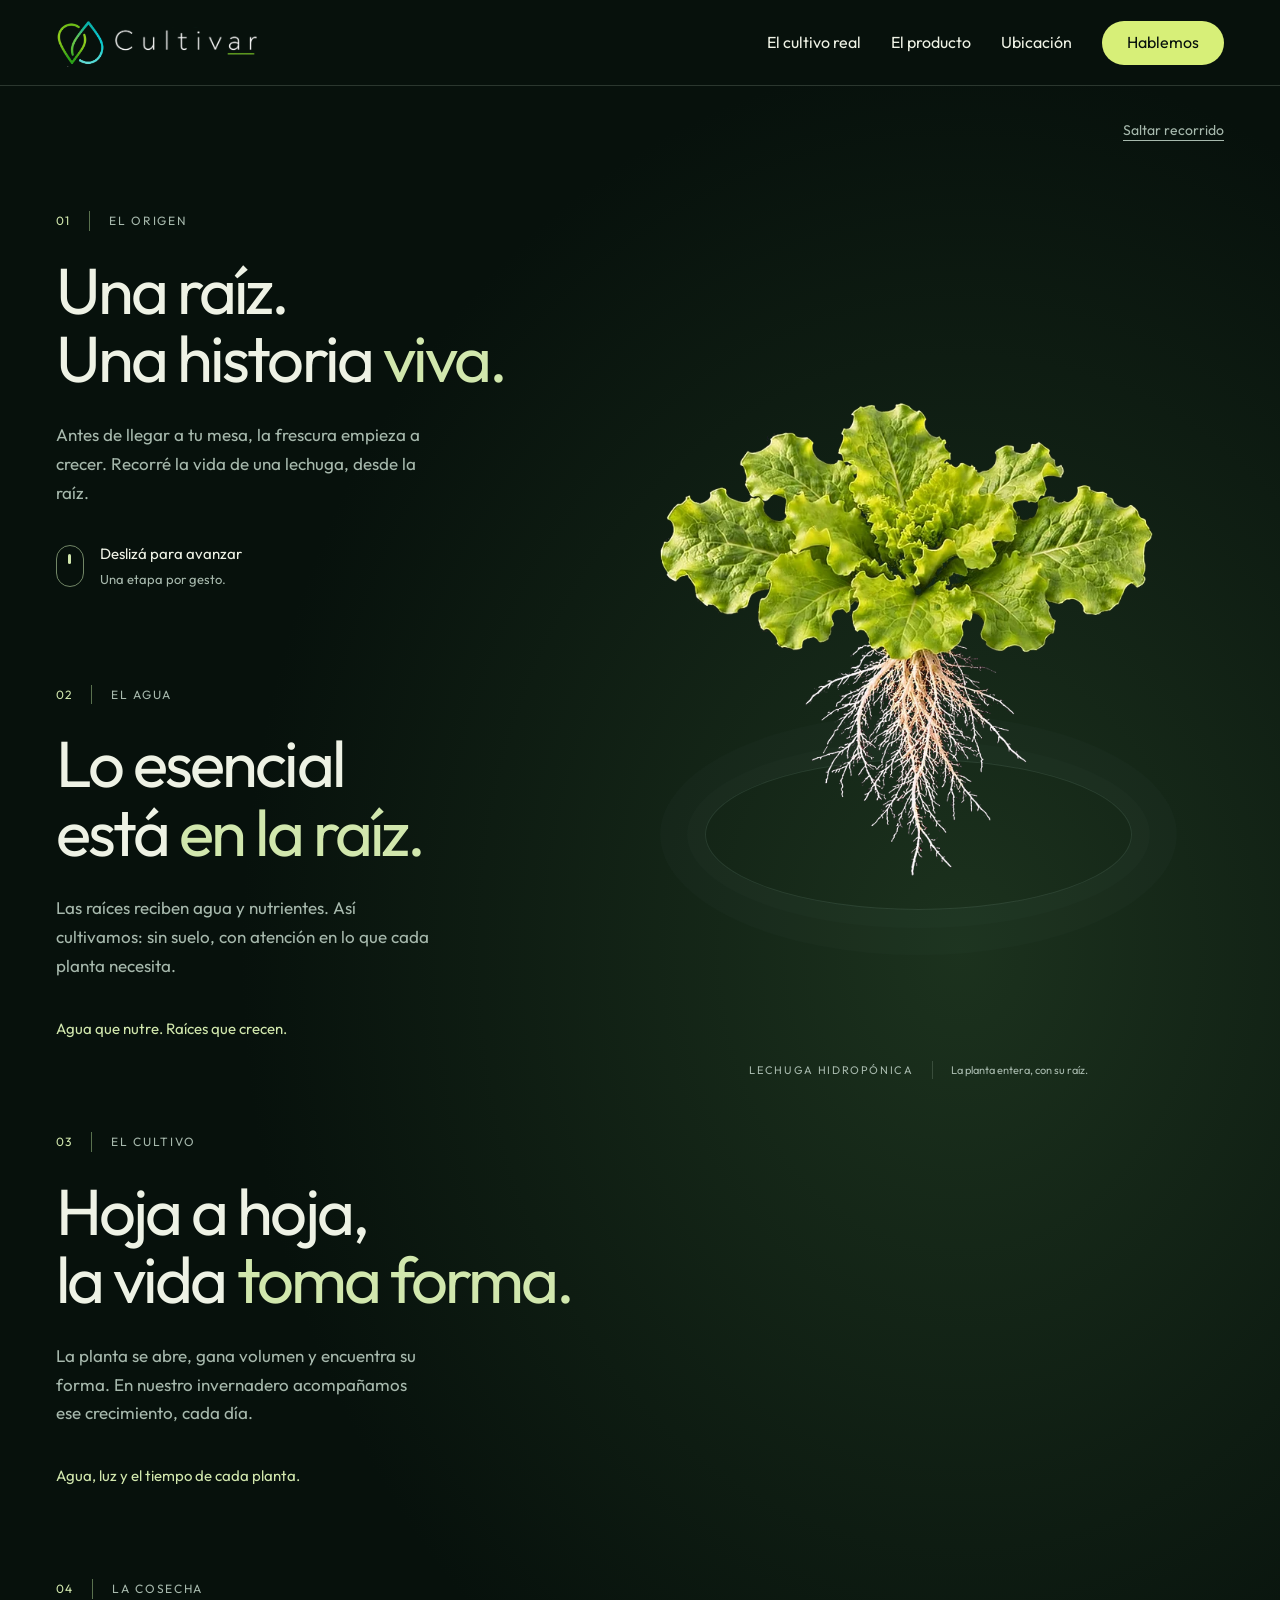
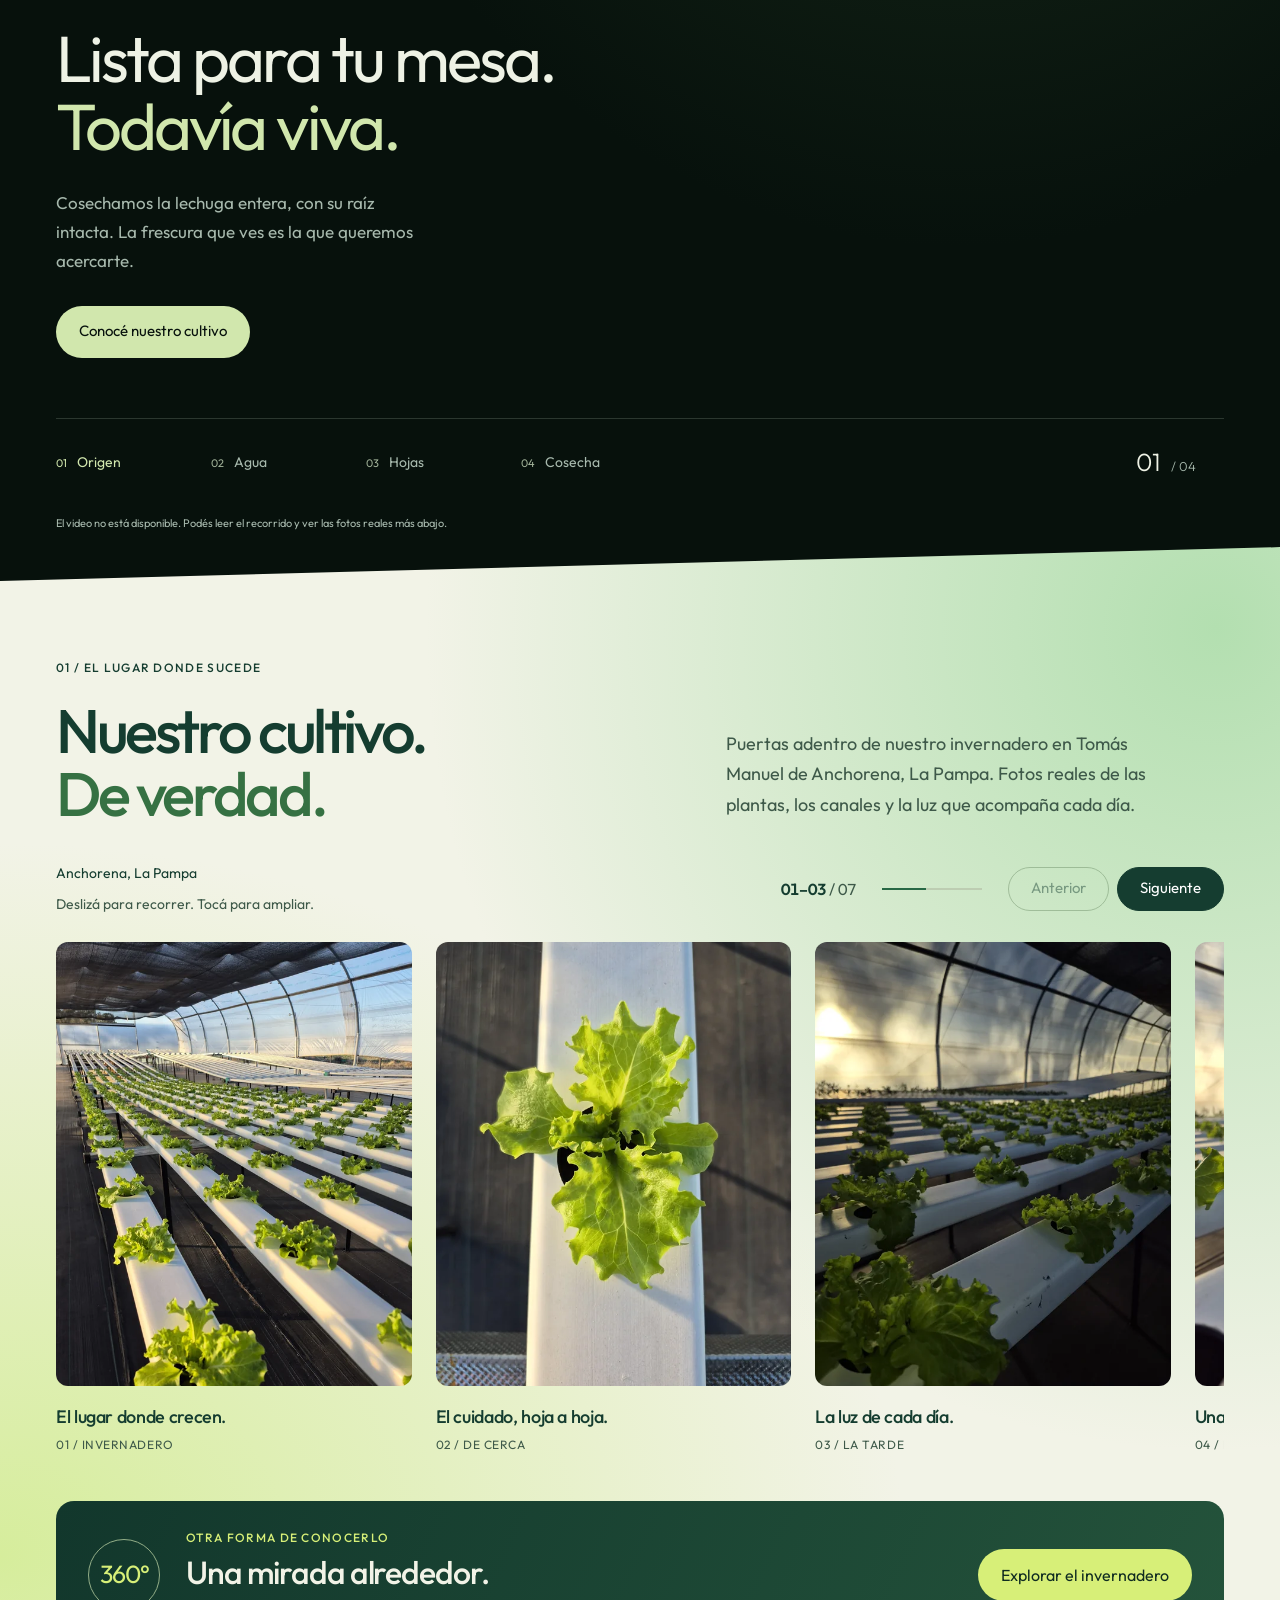
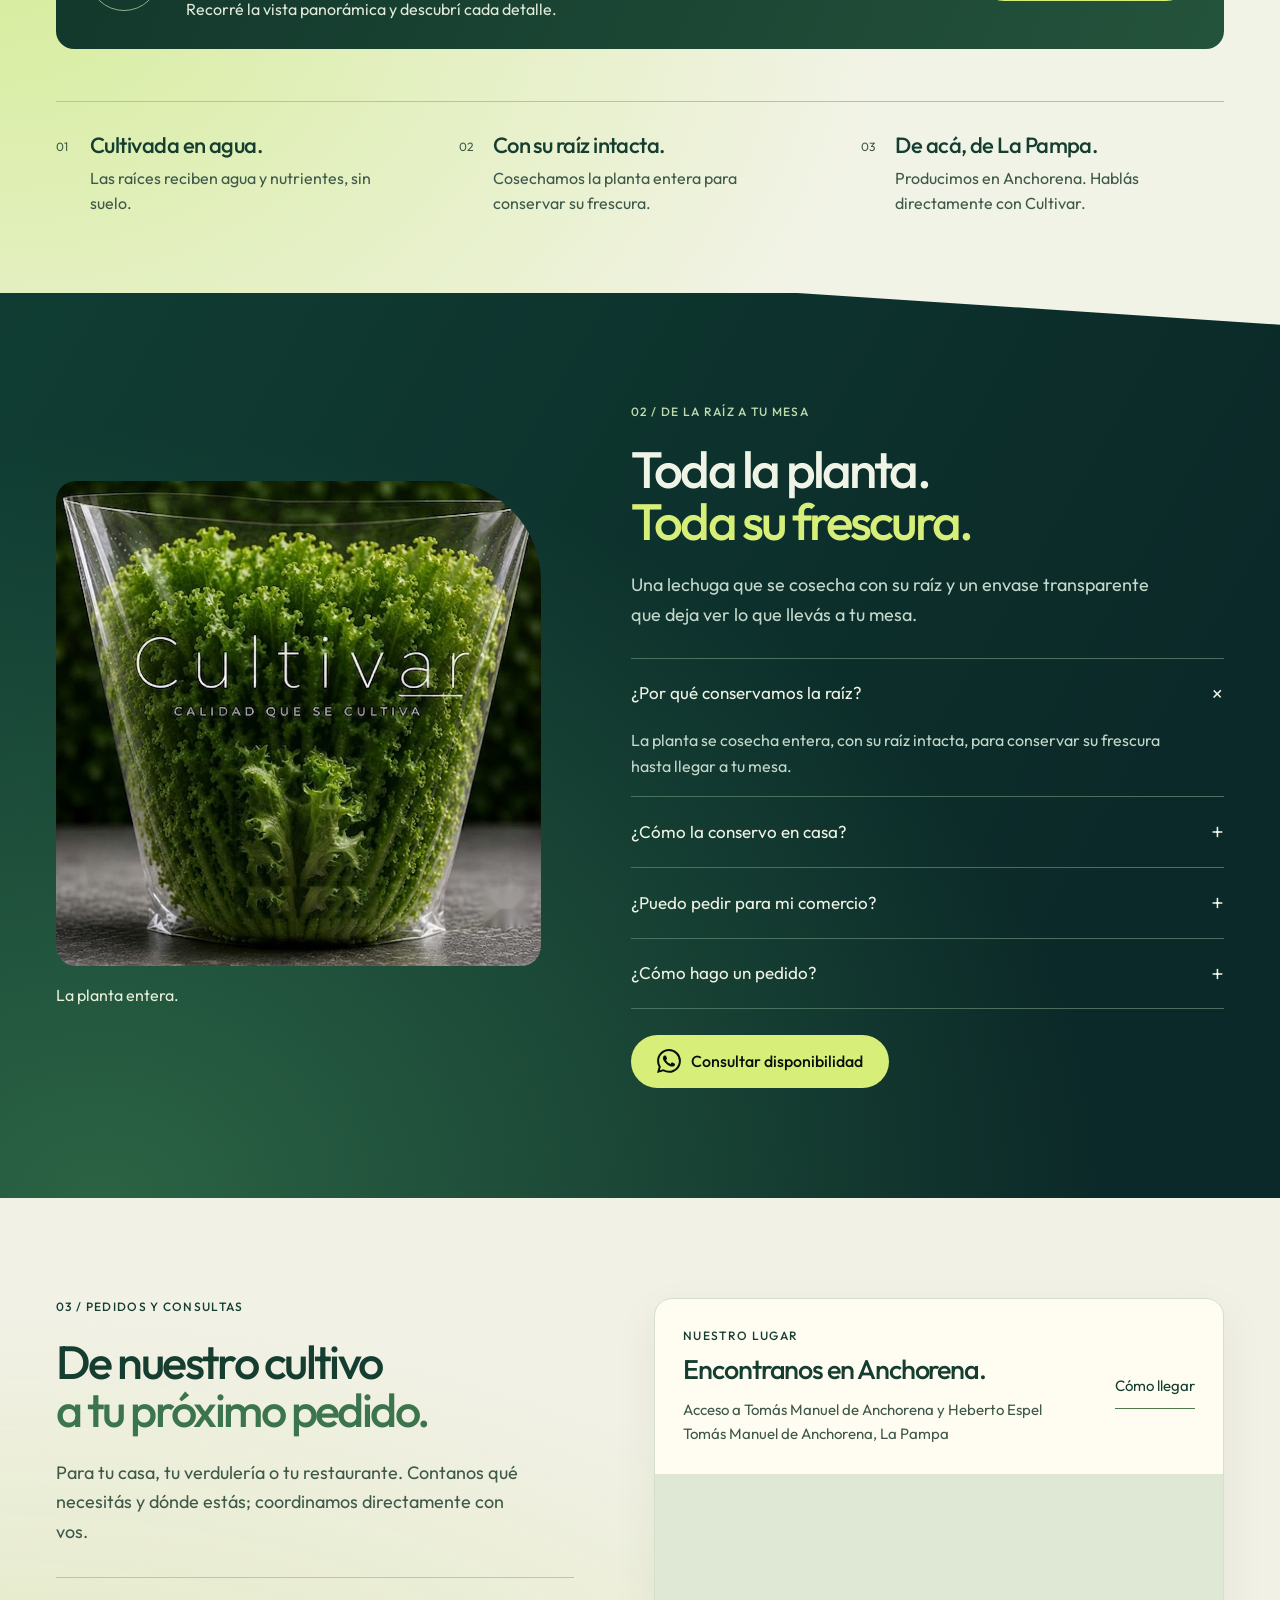
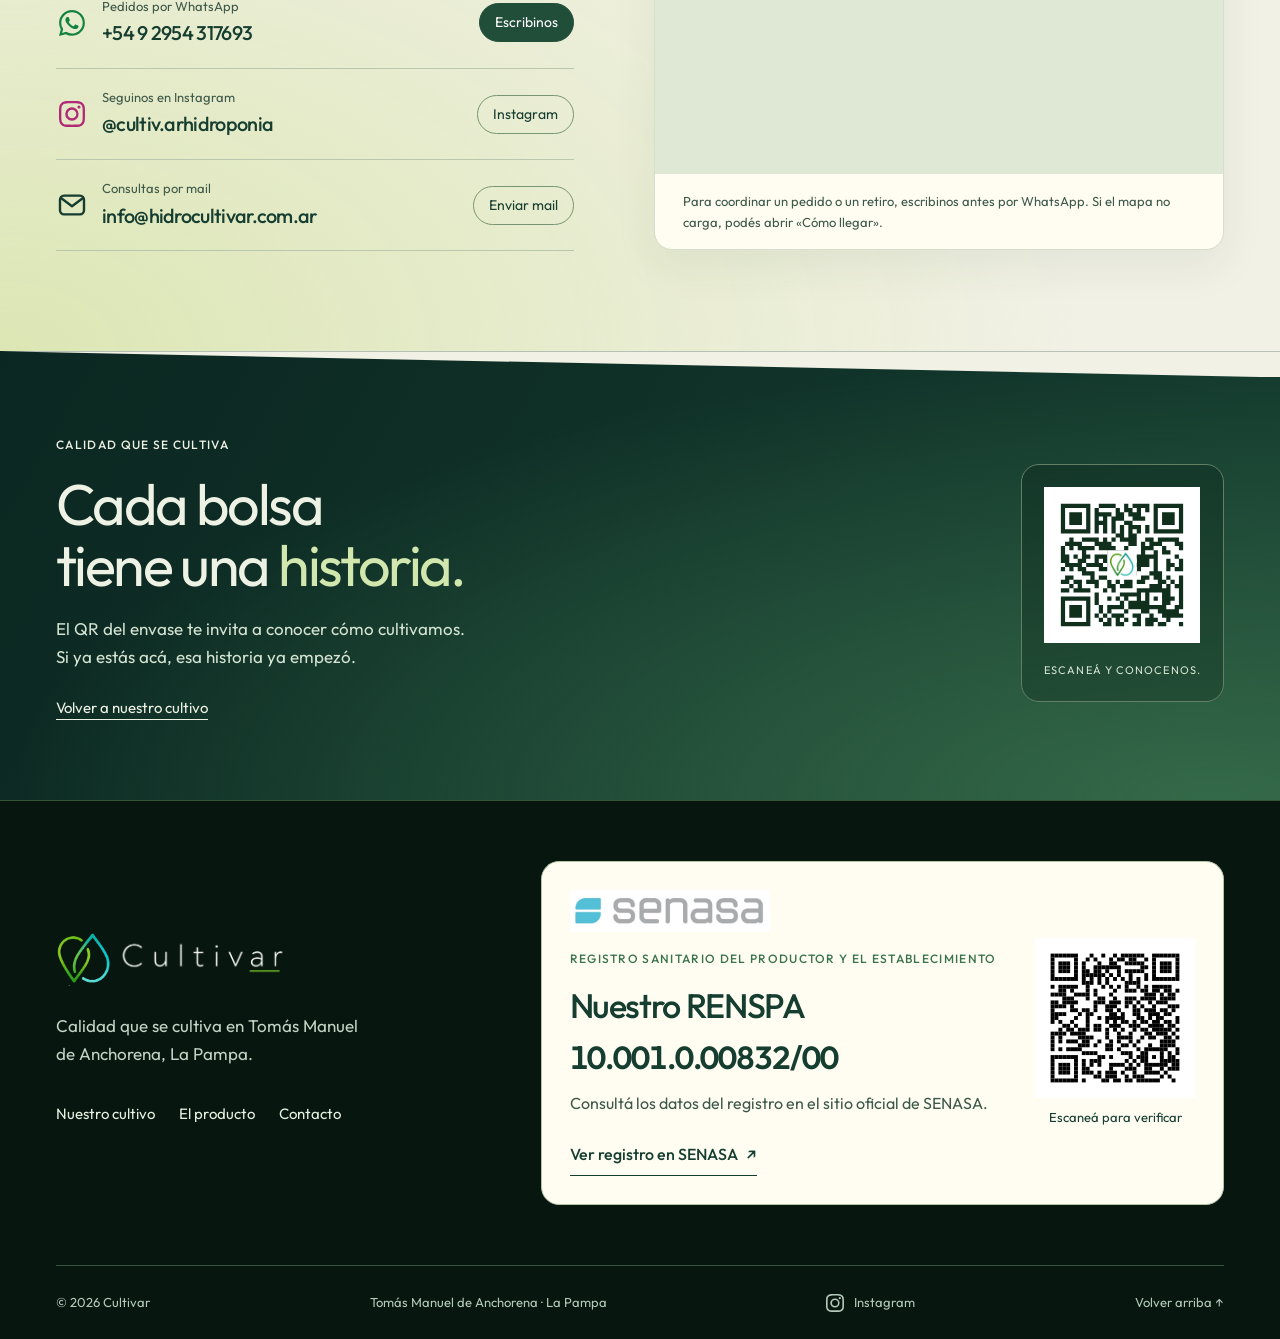
<file: index.html>
<!doctype html>
<html lang="es-AR">
<head>
  <meta charset="utf-8">
  <meta name="viewport" content="width=device-width, initial-scale=1">
  <meta name="theme-color" content="#07110c">
  <title>Cultivar — Una historia viva</title>
  <meta name="description" content="Recorré el crecimiento de una lechuga hidropónica. Una experiencia visual de Cultivar, desde la raíz hasta tu mesa.">
  <link rel="icon" href="assets/cultivar-owner-symbol.svg" type="image/svg+xml">
  <link rel="preconnect" href="https://fonts.googleapis.com">
  <link rel="preconnect" href="https://fonts.gstatic.com" crossorigin>
  <link href="https://fonts.googleapis.com/css2?family=Outfit:wght@300;400;500;600;700&display=swap" rel="stylesheet">
  <link rel="preload" href="assets/growth/video/lettuce-growth-polished-v2-first.webp" as="image">
  <link rel="stylesheet" href="growth.css?v=clean-presentation-v1">
  <link rel="stylesheet" href="growth-site.css?v=footer-logo-v1">
  <script src="growth-timing.js?v=polish-v2" defer></script>
  <script src="growth-chapters.js?v=mobile-scroll-v3" defer></script>
  <script src="growth-matte.js?v=transparent-plant-v1" defer></script>
  <script src="growth.js?v=mobile-scroll-v3" defer></script>
  <script src="growth-site.js?v=footer-renspa-v1" defer></script>
</head>
<body id="inicio">
  <svg class="contact-icon-library" xmlns="http://www.w3.org/2000/svg" width="0" height="0" aria-hidden="true" focusable="false">
    <symbol id="contact-icon-whatsapp" viewBox="0 0 16 16"><path fill="currentColor" stroke="none" d="M13.601 2.326A7.85 7.85 0 0 0 7.994 0C3.627 0 .068 3.558.064 7.926c0 1.399.366 2.76 1.057 3.965L0 16l4.204-1.102a7.9 7.9 0 0 0 3.79.965h.004c4.368 0 7.926-3.558 7.93-7.93A7.9 7.9 0 0 0 13.6 2.326zM7.994 14.521a6.6 6.6 0 0 1-3.356-.92l-.24-.144-2.494.654.666-2.433-.156-.251a6.56 6.56 0 0 1-1.007-3.505c0-3.626 2.957-6.584 6.591-6.584a6.56 6.56 0 0 1 4.66 1.931 6.56 6.56 0 0 1 1.928 4.66c-.004 3.639-2.961 6.592-6.592 6.592m3.615-4.934c-.197-.099-1.17-.578-1.353-.646-.182-.065-.315-.099-.445.099-.133.197-.513.646-.627.775-.114.133-.232.148-.43.05-.197-.1-.836-.308-1.592-.985-.59-.525-.985-1.175-1.103-1.372-.114-.198-.011-.304.088-.403.087-.088.197-.232.296-.346.1-.114.133-.198.198-.33.065-.134.034-.248-.015-.347-.05-.099-.445-1.076-.612-1.47-.16-.389-.323-.335-.445-.34-.114-.007-.247-.007-.38-.007a.73.73 0 0 0-.529.247c-.182.198-.691.677-.691 1.654s.71 1.916.81 2.049c.098.133 1.394 2.132 3.383 2.992.47.205.84.326 1.129.418.475.152.904.129 1.246.08.38-.058 1.171-.48 1.338-.943.164-.464.164-.86.114-.943-.049-.084-.182-.133-.38-.232"/></symbol>
    <symbol id="contact-icon-instagram" viewBox="0 0 16 16"><path fill="currentColor" stroke="none" d="M8 0C5.829 0 5.556.01 4.703.048 3.85.088 3.269.222 2.76.42a3.9 3.9 0 0 0-1.417.923A3.9 3.9 0 0 0 .42 2.76C.222 3.268.087 3.85.048 4.7.01 5.555 0 5.827 0 8.001c0 2.172.01 2.444.048 3.297.04.852.174 1.433.372 1.942.205.526.478.972.923 1.417.444.445.89.719 1.416.923.51.198 1.09.333 1.942.372C5.555 15.99 5.827 16 8 16s2.444-.01 3.298-.048c.851-.04 1.434-.174 1.943-.372a3.9 3.9 0 0 0 1.416-.923c.445-.445.718-.891.923-1.417.197-.509.332-1.09.372-1.942C15.99 10.445 16 10.173 16 8s-.01-2.445-.048-3.299c-.04-.851-.175-1.433-.372-1.941a3.9 3.9 0 0 0-.923-1.417A3.9 3.9 0 0 0 13.24.42c-.51-.198-1.092-.333-1.943-.372C10.443.01 10.172 0 7.998 0zm-.717 1.442h.718c2.136 0 2.389.007 3.232.046.78.035 1.204.166 1.486.275.373.145.64.319.92.599s.453.546.598.92c.11.281.24.705.275 1.485.039.843.047 1.096.047 3.231s-.008 2.389-.047 3.232c-.035.78-.166 1.203-.275 1.485a2.5 2.5 0 0 1-.599.919c-.28.28-.546.453-.92.598-.28.11-.704.24-1.485.276-.843.038-1.096.047-3.232.047s-2.39-.009-3.233-.047c-.78-.036-1.203-.166-1.485-.276a2.5 2.5 0 0 1-.92-.598 2.5 2.5 0 0 1-.6-.92c-.109-.281-.24-.705-.275-1.485-.038-.843-.046-1.096-.046-3.233s.008-2.388.046-3.231c.036-.78.166-1.204.276-1.486.145-.373.319-.64.599-.92s.546-.453.92-.598c.282-.11.705-.24 1.485-.276.738-.034 1.024-.044 2.515-.045zm4.988 1.328a.96.96 0 1 0 0 1.92.96.96 0 0 0 0-1.92m-4.27 1.122a4.109 4.109 0 1 0 0 8.217 4.109 4.109 0 0 0 0-8.217m0 1.441a2.667 2.667 0 1 1 0 5.334 2.667 2.667 0 0 1 0-5.334"/></symbol>
    <symbol id="contact-icon-mail" viewBox="0 0 24 24"><rect x="3" y="5" width="18" height="14" rx="3"/><path d="m4 7 8 6 8-6"/></symbol>
  </svg>
  <a class="skip-link" href="#cultivo-real">Saltar al cultivo real y los pedidos</a>
  <header class="story-header">
    <div class="header-inner wrap">
      <a class="brand" href="#recorrido" aria-label="Cultivar, inicio del recorrido" data-story-jump="0"><img src="assets/cultivar-owner-logo.svg" width="1400" height="340" alt="Cultivar"><span>CALIDAD QUE SE CULTIVA</span></a>
      <nav aria-label="Navegación principal">
        <a href="#cultivo-real">El cultivo real</a>
        <a class="extended-nav" href="#producto">El producto</a>
        <a class="extended-nav" href="#ubicacion">Ubicación</a>
        <a class="header-contact" href="#contacto">Hablemos</a>
      </nav>
    </div>
  </header>

  <main>
    <section class="growth-story" id="recorrido" aria-label="De la raíz a tu mesa">
      <div class="growth-stage">
        <div class="stage-glow" aria-hidden="true"></div>
        <div class="stage-top wrap">
          <a class="skip-story" href="#cultivo-real">Saltar recorrido</a>
        </div>

        <div class="story-layout wrap">
          <div class="story-content">
            <div class="story-track">
            <article class="story-panel is-active" id="etapa-origen" data-step="0">
              <p class="chapter-kicker">01 <span>El origen</span></p>
              <h1>Una raíz.<br>Una historia <em>viva.</em></h1>
              <p>Antes de llegar a tu mesa, la frescura empieza a crecer. Recorré la vida de una lechuga, desde la raíz.</p>
              <a class="scroll-invitation" href="#etapa-agua" data-story-jump="1"><span class="scroll-circle" aria-hidden="true"></span><span>Deslizá para avanzar<small>Una etapa por gesto.</small></span></a>
            </article>
            <article class="story-panel" id="etapa-agua" data-step="1">
              <p class="chapter-kicker">02 <span>El agua</span></p>
              <h2>Lo esencial<br>está <em>en la raíz.</em></h2>
              <p>Las raíces reciben agua y nutrientes. Así cultivamos: sin suelo, con atención en lo que cada planta necesita.</p>
              <div class="chapter-note">Agua que nutre. Raíces que crecen.</div>
            </article>
            <article class="story-panel" id="etapa-hojas" data-step="2">
              <p class="chapter-kicker">03 <span>El cultivo</span></p>
              <h2>Hoja a hoja,<br>la vida <em>toma forma.</em></h2>
              <p>La planta se abre, gana volumen y encuentra su forma. En nuestro invernadero acompañamos ese crecimiento, cada día.</p>
              <div class="chapter-note">Agua, luz y el tiempo de cada planta.</div>
            </article>
            <article class="story-panel" id="etapa-cosecha" data-step="3">
              <p class="chapter-kicker">04 <span>La cosecha</span></p>
              <h2>Lista para tu mesa.<br><em>Todavía viva.</em></h2>
              <p>Cosechamos la lechuga entera, con su raíz intacta. La frescura que ves es la que queremos acercarte.</p>
              <a class="story-button" href="#cultivo-real">Conocé nuestro cultivo</a>
            </article>
            </div>
          </div>

          <figure class="plant-scene" role="img" aria-label="Visualización generada del crecimiento de una lechuga hidropónica">
            <div class="plant-viewport">
              <div class="water-orbit" aria-hidden="true"></div>
              <canvas class="plant-canvas" width="768" height="1024" aria-hidden="true"></canvas>
              <div class="plant-fallback"><img src="assets/growth/video/lettuce-growth-polished-v2-mature.webp" width="800" height="720" alt="Visualización generada de una lechuga madura con sus raíces hidropónicas expuestas"></div>
              <img class="plant-loading" src="assets/growth/video/lettuce-growth-polished-v2-first.webp" width="800" height="720" alt="" aria-hidden="true">
            </div>
            <figcaption><span class="specimen-label">LECHUGA HIDROPÓNICA</span><span class="plant-caption">De la raíz a la hoja.</span></figcaption>
          </figure>
        </div>

        <div class="stage-bottom wrap">
          <div class="journey-controls">
            <nav class="chapter-nav" aria-label="Etapas del crecimiento">
              <a href="#etapa-origen" data-story-jump="0" aria-current="step"><span>01</span> Origen</a>
              <a href="#etapa-agua" data-story-jump="1"><span>02</span> Agua</a>
              <a href="#etapa-hojas" data-story-jump="2"><span>03</span> Hojas</a>
              <a href="#etapa-cosecha" data-story-jump="3"><span>04</span> Cosecha</a>
            </nav>
            <div class="journey-progress" role="progressbar" aria-label="Avance del recorrido visual" aria-valuemin="0" aria-valuemax="100" aria-valuenow="0" hidden><span></span></div>
          </div>
          <div class="experience-controls">
            <span class="progress-label" aria-hidden="true">01 <span>/ 04</span></span>
          </div>
        </div>
        <p class="asset-status wrap" role="status" hidden></p>
      </div>
    </section>

    <section class="real-crop" id="cultivo-real" aria-labelledby="real-title">
      <div class="wrap">
      <div class="real-intro">
        <div><p class="eyebrow">01 / El lugar donde sucede</p><h2 id="real-title">Nuestro cultivo.<br><em>De verdad.</em></h2></div>
        <p>Puertas adentro de nuestro invernadero en Tomás Manuel de Anchorena, La Pampa. Fotos reales de las plantas, los canales y la luz que acompaña cada día.</p>
      </div>
      <div class="gallery-meta">
      <div class="gallery-heading"><span>Anchorena, La Pampa</span><span>Deslizá para recorrer. Tocá para ampliar.</span></div>
      <div class="carousel-controls" hidden>
        <p class="carousel-status" aria-live="polite" aria-atomic="true"><span data-carousel-count>01</span><span> / 07</span></p>
        <div class="carousel-progress" aria-hidden="true"><span></span></div>
        <div class="carousel-buttons"><button type="button" data-carousel-prev aria-controls="fotos-cultivar">Anterior</button><button type="button" data-carousel-next aria-controls="fotos-cultivar">Siguiente</button></div>
      </div>
      </div>
      <div class="real-gallery gallery-track" id="fotos-cultivar" role="region" aria-roledescription="carrusel" aria-label="Fotos reales de Cultivar" tabindex="0">
        <figure><a data-gallery-photo href="assets/gallery/greenhouse-1800.webp" aria-label="Ampliar foto: nuestro invernadero"><img src="assets/gallery/greenhouse-1200.webp" srcset="assets/gallery/greenhouse-600.webp 600w, assets/gallery/greenhouse-1200.webp 1200w" sizes="(max-width: 600px) 78vw, (max-width: 1000px) 43vw, 410px" width="1200" height="1600" loading="lazy" decoding="async" alt="Vista amplia del invernadero de Cultivar, con filas de lechugas en canales blancos"><span class="photo-expand" aria-hidden="true">Ampliar</span></a><figcaption><span>El lugar donde crecen.</span><small>01 / INVERNADERO</small></figcaption></figure>
        <figure><a data-gallery-photo href="assets/gallery/leaf-1800.webp" aria-label="Ampliar foto: hoja a hoja"><img src="assets/gallery/leaf-1200.webp" srcset="assets/gallery/leaf-600.webp 600w, assets/gallery/leaf-1200.webp 1200w" sizes="(max-width: 600px) 78vw, (max-width: 1000px) 43vw, 410px" width="1200" height="1600" loading="lazy" decoding="async" alt="Detalle desde arriba de una lechuga verde creciendo en un canal hidropónico"><span class="photo-expand" aria-hidden="true">Ampliar</span></a><figcaption><span>El cuidado, hoja a hoja.</span><small>02 / DE CERCA</small></figcaption></figure>
        <figure><a data-gallery-photo href="assets/gallery/afternoon-1800.webp" aria-label="Ampliar foto: la luz de la tarde"><img src="assets/gallery/afternoon-600.webp" srcset="assets/gallery/afternoon-600.webp 600w, assets/gallery/afternoon-1200.webp 1200w" sizes="(max-width: 600px) 78vw, (max-width: 1000px) 43vw, 410px" width="1200" height="1600" loading="lazy" decoding="async" alt="Luz de la tarde entrando por el lateral del invernadero sobre las lechugas"><span class="photo-expand" aria-hidden="true">Ampliar</span></a><figcaption><span>La luz de cada día.</span><small>03 / LA TARDE</small></figcaption></figure>
        <figure><a data-gallery-photo href="assets/gallery/channel-1800.webp" aria-label="Ampliar foto: los canales de cultivo"><img src="assets/gallery/channel-600.webp" srcset="assets/gallery/channel-600.webp 600w, assets/gallery/channel-1200.webp 1200w" sizes="(max-width: 600px) 78vw, (max-width: 1000px) 43vw, 410px" width="1200" height="1600" loading="lazy" decoding="async" alt="Lechuga en primer plano y una fila de plantas siguiendo un canal blanco"><span class="photo-expand" aria-hidden="true">Ampliar</span></a><figcaption><span>Una forma de cultivar.</span><small>04 / LOS CANALES</small></figcaption></figure>
        <figure><a data-gallery-photo href="assets/gallery/growing-1800.webp" aria-label="Ampliar foto: plantas en crecimiento"><img src="assets/gallery/growing-600.webp" srcset="assets/gallery/growing-600.webp 600w, assets/gallery/growing-1200.webp 1200w" sizes="(max-width: 600px) 78vw, (max-width: 1000px) 43vw, 410px" width="1200" height="1600" loading="lazy" decoding="async" alt="Una lechuga en crecimiento delante de las filas del sistema hidropónico"><span class="photo-expand" aria-hidden="true">Ampliar</span></a><figcaption><span>Cada planta, a su tiempo.</span><small>05 / CRECIMIENTO</small></figcaption></figure>
        <figure><a data-gallery-photo href="assets/gallery/rows-1800.webp" aria-label="Ampliar foto: entre las filas"><img src="assets/gallery/rows-1200.webp" srcset="assets/gallery/rows-600.webp 600w, assets/gallery/rows-1200.webp 1200w" sizes="(max-width: 600px) 78vw, (max-width: 1000px) 43vw, 410px" width="1200" height="1600" loading="lazy" decoding="async" alt="Vista a lo largo de los canales, con una lechuga iluminada en primer plano"><span class="photo-expand" aria-hidden="true">Ampliar</span></a><figcaption><span>Entre las filas.</span><small>06 / EL CULTIVO</small></figcaption></figure>
        <figure><a data-gallery-photo href="assets/gallery/light-1800.webp" aria-label="Ampliar foto: el invernadero al sol"><img src="assets/gallery/light-1200.webp" srcset="assets/gallery/light-600.webp 600w, assets/gallery/light-1200.webp 1200w" sizes="(max-width: 600px) 78vw, (max-width: 1000px) 43vw, 410px" width="1200" height="1600" loading="lazy" decoding="async" alt="Filas de lechugas y canales hidropónicos iluminados por el sol dentro del invernadero"><span class="photo-expand" aria-hidden="true">Ampliar</span></a><figcaption><span>Hecho de agua, luz y tiempo.</span><small>07 / NUESTRO LUGAR</small></figcaption></figure>
      </div>
      <aside class="panorama-invitation" aria-labelledby="panorama-invitation-title">
        <span class="panorama-badge" aria-hidden="true">360°</span>
        <div><p class="eyebrow">Otra forma de conocerlo</p><h3 id="panorama-invitation-title">Una mirada alrededor.</h3><p>Recorré la vista panorámica y descubrí cada detalle.</p></div>
        <a class="story-button" href="invernadero-360.html">Explorar el invernadero</a>
      </aside>
      <div class="crop-values" role="group" aria-label="Nuestra forma de cultivar">
        <article><span class="value-number">01</span><h3>Cultivada en agua.</h3><p>Las raíces reciben agua y nutrientes, sin suelo.</p></article>
        <article><span class="value-number">02</span><h3>Con su raíz intacta.</h3><p>Cosechamos la planta entera para conservar su frescura.</p></article>
        <article><span class="value-number">03</span><h3>De acá, de La Pampa.</h3><p>Producimos en Anchorena. Hablás directamente con Cultivar.</p></article>
      </div>
      </div>
    </section>

    <section class="harvest-section" id="producto" aria-labelledby="product-title">
      <div class="harvest-layout wrap">
        <figure class="harvest-photo"><img src="assets/cultivar-lechuga.jpg" width="962" height="962" loading="lazy" decoding="async" alt="Lechuga de Cultivar en un envase transparente"><figcaption>La planta entera.</figcaption></figure>
        <div class="harvest-copy"><p class="eyebrow">02 / De la raíz a tu mesa</p><h2 id="product-title">Toda la planta.<br><em>Toda su frescura.</em></h2><p>Una lechuga que se cosecha con su raíz y un envase transparente que deja ver lo que llevás a tu mesa.</p>
          <div class="harvest-faq">
            <details open><summary>¿Por qué conservamos la raíz?<span aria-hidden="true">+</span></summary><p>La planta se cosecha entera, con su raíz intacta, para conservar su frescura hasta llegar a tu mesa.</p></details>
            <details><summary>¿Cómo la conservo en casa?<span aria-hidden="true">+</span></summary><p>Conservala en la heladera y mantené las raíces hasta el momento de consumirla. Lavala antes de comer, como indica nuestro envase.</p></details>
            <details><summary>¿Puedo pedir para mi comercio?<span aria-hidden="true">+</span></summary><p>Sí, podés consultar para tu verdulería o restaurante. Contanos qué cantidad necesitás y en qué localidad estás para coordinar disponibilidad y entrega.</p></details>
            <details><summary>¿Cómo hago un pedido?<span aria-hidden="true">+</span></summary><p>Escribinos por WhatsApp. Te confirmamos disponibilidad y coordinamos los detalles con vos.</p></details>
          </div>
          <a class="story-button contact-cta" href="https://wa.me/5492954317693?text=Hola%2C%20quiero%20consultar%20por%20un%20pedido%20de%20lechuga%20hidrop%C3%B3nica." target="_blank" rel="noopener noreferrer"><svg class="contact-icon" aria-hidden="true" focusable="false"><use href="#contact-icon-whatsapp"/></svg>Consultar disponibilidad</a>
        </div>
      </div>
    </section>

    <section class="contact-section" id="contacto" aria-labelledby="contact-title">
      <div class="contact-layout wrap"><div class="contact-copy">
      <div class="contact-intro"><div><p class="eyebrow">03 / Pedidos y consultas</p><h2 id="contact-title">De nuestro cultivo<br><em>a tu próximo pedido.</em></h2></div><p>Para tu casa, tu verdulería o tu restaurante. Contanos qué necesitás y dónde estás; coordinamos directamente con vos.</p></div>
      <div class="contact-channels">
        <a class="contact-card contact-whatsapp" href="https://wa.me/5492954317693?text=Hola%2C%20quiero%20consultar%20por%20las%20lechugas%20de%20Cultivar." target="_blank" rel="noopener noreferrer"><svg class="contact-icon" aria-hidden="true" focusable="false"><use href="#contact-icon-whatsapp"/></svg><span class="contact-label">Pedidos por WhatsApp</span><span class="contact-value">+54 9 2954 317693</span><span class="contact-action">Escribinos</span></a>
        <a class="contact-card contact-instagram" href="https://www.instagram.com/cultiv.arhidroponia/" target="_blank" rel="noopener noreferrer"><svg class="contact-icon" aria-hidden="true" focusable="false"><use href="#contact-icon-instagram"/></svg><span class="contact-label">Seguinos en Instagram</span><span class="contact-value">@cultiv.arhidroponia</span><span class="contact-action">Instagram</span></a>
        <a class="contact-card contact-email" href="mailto:info@hidrocultivar.com.ar"><svg class="contact-icon" aria-hidden="true" focusable="false"><use href="#contact-icon-mail"/></svg><span class="contact-label">Consultas por mail</span><span class="contact-value">info@<wbr>hidrocultivar.com.ar</span><span class="contact-action">Enviar mail</span></a>
      </div>
      </div>
      <div class="location-map" id="ubicacion" role="region" aria-labelledby="map-title">
        <div class="map-heading"><div><p class="eyebrow">Nuestro lugar</p><h3 id="map-title">Encontranos en Anchorena.</h3><p>Acceso a Tomás Manuel de Anchorena y Heberto Espel<br>Tomás Manuel de Anchorena, La Pampa</p></div><a class="map-directions" href="https://www.google.com/maps/dir/?api=1&amp;destination=-36.844697%2C-63.5274234" target="_blank" rel="noopener noreferrer">Cómo llegar</a></div>
        <iframe title="Ubicación de Cultivar: Acceso a Tomás Manuel de Anchorena y Heberto Espel, La Pampa" src="https://www.google.com/maps?q=-36.844697%2C-63.5274234&amp;z=17&amp;hl=es&amp;output=embed" width="1280" height="420" loading="lazy" referrerpolicy="no-referrer-when-downgrade" allowfullscreen></iframe>
        <p class="map-note">Para coordinar un pedido o un retiro, escribinos antes por WhatsApp. Si el mapa no carga, podés abrir «Cómo llegar».</p>
      </div>
      </div>
    </section>
    <section class="ending-section" aria-label="La historia de Cultivar"><div class="story-ending wrap"><div><p class="eyebrow">Calidad que se cultiva</p><h2>Cada bolsa<br>tiene una <em>historia.</em></h2><p>El QR del envase te invita a conocer cómo cultivamos.<br>Si ya estás acá, esa historia ya empezó.</p><a class="ending-link" href="#cultivo-real">Volver a nuestro cultivo</a></div><a class="original-qr" href="https://hidrocultiv.ar/" target="_blank" rel="noopener noreferrer" aria-label="Abrir el sitio de Cultivar, destino del QR"><img src="assets/cultivar-qr-original.svg" width="148" height="148" loading="lazy" alt="Código QR de Cultivar con el símbolo original de hoja y gota"><span>ESCANEÁ Y CONOCENOS.</span></a></div>
    </section>
  </main>
  <footer class="site-footer">
    <div class="footer-main wrap">
      <div class="footer-about">
        <a href="#recorrido" data-story-jump="0" aria-label="Cultivar, volver al inicio"><img src="assets/cultivar-owner-logo.svg" width="1400" height="340" loading="lazy" alt="Cultivar"></a>
        <p>Calidad que se cultiva en Tomás Manuel de Anchorena, La Pampa.</p>
        <nav class="footer-links" aria-label="Enlaces del pie de página">
          <a href="#cultivo-real">Nuestro cultivo</a>
          <a href="#producto">El producto</a>
          <a href="#contacto">Contacto</a>
        </nav>
      </div>
      <section class="renspa-card" id="renspa" aria-labelledby="renspa-title">
        <div class="renspa-copy">
          <img class="renspa-logo" src="assets/senasa-logo.jpg" width="1103" height="232" loading="lazy" alt="SENASA">
          <p class="eyebrow">Registro sanitario del productor y el establecimiento</p>
          <h3 id="renspa-title">Nuestro RENSPA</h3>
          <p class="renspa-number">10.001.0.00832/00</p>
          <p>Consultá los datos del registro en el sitio oficial de SENASA.</p>
          <a class="renspa-link" href="https://aps2.senasa.gov.ar/vdc/faces/consulta2d.jsp?cuve=082225779" target="_blank" rel="noopener noreferrer">Ver registro en SENASA <span aria-hidden="true">↗</span></a>
        </div>
        <a class="renspa-qr" href="https://aps2.senasa.gov.ar/vdc/faces/consulta2d.jsp?cuve=082225779" target="_blank" rel="noopener noreferrer" aria-label="Abrir la validación del RENSPA en SENASA">
          <img src="assets/senasa-renspa-qr.svg" width="180" height="180" loading="lazy" alt="QR para consultar el RENSPA 10.001.0.00832/00 en SENASA">
          <span>Escaneá para verificar</span>
        </a>
      </section>
    </div>
    <div class="footer-bottom wrap">
      <span>© <span id="year">2026</span> Cultivar</span>
      <span>Tomás Manuel de Anchorena · La Pampa</span>
      <a href="https://www.instagram.com/cultiv.arhidroponia/" target="_blank" rel="noopener noreferrer"><svg class="contact-icon" aria-hidden="true" focusable="false"><use href="#contact-icon-instagram"/></svg>Instagram</a>
      <a href="#recorrido" data-story-jump="0">Volver arriba ↑</a>
    </div>
  </footer>
  <a class="back-to-top" href="#inicio" aria-label="Volver arriba" title="Volver arriba"><svg width="22" height="22" viewBox="0 0 24 24" fill="none" stroke="currentColor" stroke-width="2" stroke-linecap="round" stroke-linejoin="round" aria-hidden="true" focusable="false"><path d="m6 14 6-6 6 6"/></svg></a>
  <dialog class="photo-dialog" aria-labelledby="gallery-title"><div class="gallery-shell">
    <div class="gallery-toolbar"><h2 id="gallery-title">Nuestro cultivo, de cerca.</h2><button type="button" data-gallery-close aria-label="Cerrar galería">Cerrar <span aria-hidden="true">×</span></button></div>
    <div class="gallery-display"><img class="gallery-full" alt=""><p class="gallery-status" role="status"></p></div>
    <div class="gallery-bottom"><div class="gallery-description" aria-live="polite"><span class="gallery-count"></span><p class="gallery-caption"></p></div><div class="gallery-buttons"><button type="button" data-gallery-prev aria-label="Foto anterior">Anterior</button><button type="button" data-gallery-next aria-label="Foto siguiente">Siguiente</button></div></div>
    <a class="gallery-original" target="_blank" rel="noopener noreferrer">Abrir foto en tamaño grande</a>
  </div></dialog>
</body>
</html>
</file>
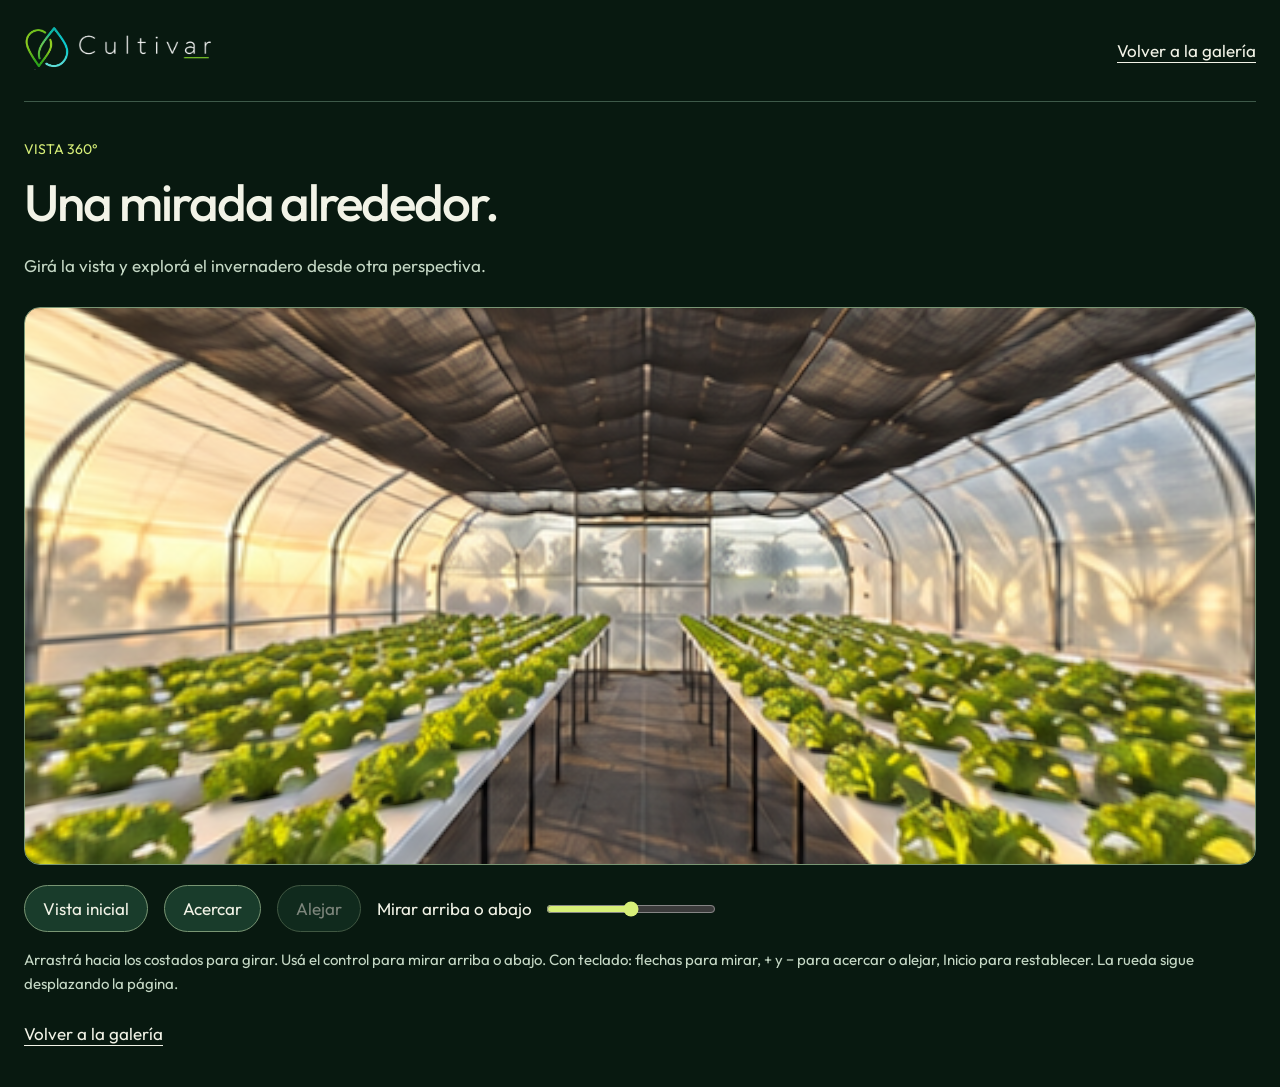
<file: invernadero-360.html>
<!doctype html>
<html lang="es-AR">
<head>
  <meta charset="utf-8">
  <meta name="viewport" content="width=device-width, initial-scale=1">
  <meta name="robots" content="noindex">
  <title>Cultivar · Explorá el invernadero</title>
  <link rel="icon" href="assets/cultivar-owner-symbol.svg" type="image/svg+xml">
  <link rel="preconnect" href="https://fonts.googleapis.com">
  <link rel="preconnect" href="https://fonts.gstatic.com" crossorigin>
  <link href="https://fonts.googleapis.com/css2?family=Outfit:wght@400;500;600&display=swap" rel="stylesheet">
  <style>
    * { box-sizing: border-box; }
    body { margin: 0; background: #081910; color: #f2f3e7; font: 17px/1.6 Outfit, system-ui, sans-serif; }
    main, header { width: min(1280px, calc(100% - 48px)); margin: auto; }
    header { display: flex; align-items: center; justify-content: space-between; gap: 24px; padding: 24px 0; border-bottom: 1px solid #3e5949; }
    header img { width: 190px; height: auto; mix-blend-mode: screen; }
    a { color: inherit; text-underline-offset: 5px; }
    h1 { font-size: clamp(32px, 4vw, 54px); line-height: 1.15; letter-spacing: -.04em; font-weight: 500; margin: 12px 0 20px; }
    .intro { padding: 36px 0 28px; max-width: 850px; }
    .intro p { margin: 0; color: #c5d8c5; }
    .intro .kicker { color: #d7ef78; font-size: 14px; }
    .viewer { position: relative; height: min(62vh, 680px); min-height: 320px; overflow: hidden; border-radius: 16px; border: 1px solid #799674; background: #13251b; }
    .viewer img, .viewer canvas { width: 100%; height: 100%; display: block; }
    .viewer img { object-fit: contain; }
    .viewer canvas { position: absolute; inset: 0; cursor: grab; touch-action: pan-y; }
    .viewer canvas:active { cursor: grabbing; }
    .viewer:focus-visible, :focus-visible { outline: 3px solid #d7ef78; outline-offset: 5px; }
    .controls { display: flex; flex-wrap: wrap; gap: 16px; align-items: center; margin: 20px 0 10px; }
    .controls[hidden] { display: none; }
    button { font: inherit; color: #f2f3e7; background: #193c2b; border: 1px solid #799674; border-radius: 24px; padding: 9px 18px; min-height: 44px; cursor: pointer; }
    button:disabled { opacity: .5; cursor: default; }
    label { display: flex; gap: 12px; align-items: center; }
    input { min-height: 44px; width: 170px; accent-color: #d7ef78; }
    .help, .status { color: #c5d8c5; font-size: 15px; }
    .status:empty { display: none; }
    .viewer-footer { margin: 24px 0 40px; }
    @media (max-width:600px) { main, header { width: calc(100% - 32px); } header { gap: 12px; } header img { width: 140px; } header a { font-size: 14px; } .viewer { height: 52vh; } .controls { gap: 10px; } label { width: 100%; } input { flex: 1; } }
  </style>
  <script type="importmap">{"imports":{"three":"./assets/vendor/three-0.186.0/build/three.module.js"}}</script>
  <script type="module" src="panorama-preview.js?v=geometry-v3"></script>
</head>
<body>
  <header><a href="crecimiento.html#cultivo-real" aria-label="Cultivar, volver a la galería"><img src="assets/cultivar-owner-logo.svg" width="1400" height="340" alt="Cultivar"></a><a href="crecimiento.html#cultivo-real">Volver a la galería</a></header>
  <main>
    <div class="intro"><p class="kicker">VISTA 360°</p><h1>Una mirada alrededor.</h1><p>Girá la vista y explorá el invernadero desde otra perspectiva.</p></div>
    <div class="viewer" id="panorama" role="region" aria-label="Vista panorámica del invernadero" aria-describedby="viewer-help"><img src="assets/panorama/greenhouse-recreation-v3.png" width="1774" height="887" alt="Filas de lechugas a ambos lados de un pasillo, con canales blancos y techo de media sombra"></div>
    <div class="controls" hidden>
      <button id="reset" type="button">Vista inicial</button>
      <button id="closer" type="button" aria-label="Acercar la vista">Acercar</button>
      <button id="farther" type="button" aria-label="Alejar la vista">Alejar</button>
      <label>Mirar arriba o abajo <input id="pitch" type="range" min="-45" max="45" value="0" step="1" aria-label="Inclinación de la vista"></label>
    </div>
    <p class="help" id="viewer-help" hidden>Arrastrá hacia los costados para girar. Usá el control para mirar arriba o abajo. Con teclado: flechas para mirar, + y − para acercar o alejar, Inicio para restablecer. La rueda sigue desplazando la página.</p>
    <p class="status" role="status" aria-live="polite"></p>
    <noscript><p>Activá JavaScript para girar la vista. La imagen completa queda disponible arriba.</p></noscript>
    <p class="viewer-footer"><a href="crecimiento.html#cultivo-real">Volver a la galería</a></p>
  </main>
</body>
</html>
</file>
<file: growth.css>
:root {
  color-scheme: dark;
  --forest: #07110c;
  --paper: #eef2e5;
  --muted: #a7b9ad;
  --lime: #d1e7ad;
  --line: rgb(220 240 218 / 17%);
  --header-height: 86px;
  --scene-height: calc(100svh - var(--header-height));
  font-family: 'Outfit', Arial, sans-serif;
}
* { box-sizing: border-box; }
html { scroll-behavior: smooth; scroll-padding-top: calc(var(--header-height) + 24px); }
body { margin: 0; background: var(--forest); color: var(--paper); font-size: 16px; line-height: 1.65; -webkit-font-smoothing: antialiased; }
a { color: inherit; text-decoration: none; }
button { font: inherit; color: inherit; }
img { display: block; max-width: 100%; height: auto; }
h1, h2, p, figure { margin: 0; }
h1, h2 { font-weight: 300; line-height: 1.05; letter-spacing: -.045em; }
em { color: var(--lime); font-style: normal; }
::selection { background: var(--lime); color: var(--forest); }
:focus-visible { outline: 2px solid var(--lime); outline-offset: 6px; }
[hidden] { display: none !important; }
.wrap { width: min(1340px, calc(100% - 112px)); margin-inline: auto; }
.skip-link { position: fixed; z-index: 100; top: 8px; left: 8px; padding: 12px 18px; background: var(--lime); color: var(--forest); translate: 0 -160%; }
.skip-link:focus { translate: 0 0; }
.story-header { position: sticky; top: 0; z-index: 20; background: var(--forest); border-bottom: 1px solid var(--line); }
.header-inner { height: 85px; display: flex; align-items: center; justify-content: space-between; gap: 30px; }
.brand { flex-shrink: 0; display: flex; align-items: center; flex-direction: column; }
.brand img { width: 204px; mix-blend-mode: screen; }
.brand > span { font-size: 5px; letter-spacing: .24em; color: var(--muted); margin-top: 5px; }
.story-header nav { display: flex; align-items: center; gap: 35px; font-size: 13px; }
.story-header nav a { display: flex; gap: 18px; align-items: center; min-height: 44px; }
.header-contact { border: 1px solid #81977d; border-radius: 28px; padding: 7px 22px; }
.eyebrow { font-size: 10px; line-height: 1.5; font-weight: 400; letter-spacing: .15em; text-transform: uppercase; }

/* The unenhanced page is an ordinary readable document, never a blank canvas. */
.growth-stage { position: relative; isolation: isolate; overflow: hidden; padding-top: 25px; background: var(--forest); }
.stage-glow { position: absolute; z-index: -1; pointer-events: none; inset: 0; opacity: .8; background: radial-gradient(ellipse at 75% 42%, #213a22 0%, transparent 53%); }
.stage-top { display: flex; justify-content: flex-end; align-items: center; gap: 25px; color: var(--muted); }
.skip-story { font-size: 11px; display: flex; gap: 12px; align-items: center; min-height: 40px; }
.story-layout { display: grid; grid-template-columns: .96fr 1.1fr; gap: 24px; align-items: start; }
.story-content { min-width: 0; padding-block: 60px; }
.story-panel { max-width: 550px; scroll-margin-top: 110px; }
.story-panel + .story-panel { margin-top: 90px; }
.chapter-kicker { display: flex; align-items: center; gap: 19px; font-size: 11px; letter-spacing: .09em; color: var(--lime); margin-bottom: 25px; }
.chapter-kicker > span { padding-left: 19px; border-left: 1px solid #59714e; color: var(--muted); text-transform: uppercase; font-size: 10px; letter-spacing: .14em; }
.story-panel h1, .story-panel h2 { font-size: clamp(47px, 5.1vw, 76px); }
.story-panel > p:not(.chapter-kicker) { font-size: 16px; line-height: 1.8; color: var(--muted); max-width: 375px; margin-top: 28px; }
.scroll-invitation { display: inline-flex; align-items: center; gap: 16px; margin-top: 34px; font-size: 13px; }
.scroll-circle { width: 46px; height: 46px; display: grid; place-items: center; border: 1px solid #718666; border-radius: 50%; font-size: 23px; transition: background .2s, translate .2s; }
.scroll-invitation small { display: block; margin-top: 3px; color: var(--muted); font-size: 11px; }
.chapter-note { margin-top: 36px; display: flex; gap: 15px; font-size: 12px; color: var(--lime); }
.chapter-note > span { font-size: 20px; }
.story-button { display: inline-flex; align-items: center; justify-content: center; gap: 30px; padding: 13px 23px; min-height: 52px; background: var(--lime); color: var(--forest); font-size: 13px; border-radius: 28px; margin-top: 30px; transition: background .2s, translate .2s; }
.story-button > span { font-size: 20px; }
.plant-scene { position: sticky; top: 110px; min-width: 0; margin: 0; }
.plant-viewport { position: relative; aspect-ratio: 8 / 11; width: 100%; }
.plant-fallback { position: absolute; inset: 0; overflow: hidden; mix-blend-mode: screen; }
.plant-fallback img { width: 100%; height: 100%; object-fit: contain; }
.plant-loading { position: absolute; inset: 1%; width: 98%; height: 98%; object-fit: contain; display: none; mix-blend-mode: screen; }
.plant-canvas { position: absolute; inset: 0; width: 100%; height: 100%; display: none; mix-blend-mode: screen; }
.plant-canvas.has-clean-matte, .plant-fallback.has-clean-matte { mix-blend-mode: normal; }
.plant-poster-clean { position: absolute; inset: 0; width: 100%; height: 100%; object-fit: contain; }
.has-clean-poster { visibility: hidden; }
.plant-loading-clean { inset: 1%; width: 98%; height: 98%; display: none; }
.story-ready:not(.video-ready) .plant-loading-clean { display: block; }
.plant-video-source { position: absolute; width: 1px; height: 1px; opacity: 0; pointer-events: none; }
.water-orbit { position: absolute; z-index: -1; width: 70%; height: 18%; border: 1px solid rgb(180 220 201 / 12%); border-radius: 50%; left: 15%; top: 64%; box-shadow: 0 0 0 18px rgb(140 209 190 / 2%), 0 0 0 45px rgb(140 209 190 / 2%); }
.plant-scene figcaption { display: flex; align-items: center; justify-content: center; gap: 18px; flex-wrap: wrap; font-size: 10px; color: var(--muted); }
.specimen-label { font-size: 8px; letter-spacing: .15em; }
.plant-caption { border-left: 1px solid var(--line); padding-left: 18px; }
.stage-bottom { display: flex; justify-content: space-between; align-items: center; gap: 50px; padding-block: 22px; border-top: 1px solid var(--line); }
.journey-controls { flex: 1; max-width: 600px; }
.chapter-nav { display: grid; grid-template-columns: repeat(4, 1fr); gap: 20px; }
.chapter-nav a { min-height: 44px; display: flex; align-items: center; gap: 10px; font-size: 12px; color: var(--muted); }
.chapter-nav a > span { color: #a0b198; font-size: 9px; }
.chapter-nav a[aria-current=step] { color: var(--lime); }
.chapter-nav a[aria-current=step] > span { color: var(--lime); }
.chapter-nav a.is-destination { color: var(--lime); box-shadow: inset 0 -2px var(--lime); }
.journey-progress { height: 1px; width: 100%; background: var(--line); }
.journey-progress > span { display: block; height: 100%; background: var(--lime); transform: scaleX(0); transform-origin: left; }
.experience-controls { display: flex; align-items: center; justify-content: space-between; gap: 40px; }
.progress-label { font-size: 25px; font-weight: 300; white-space: nowrap; }
.progress-label > span { font-size: 13px; color: var(--muted); margin-left: 6px; }
.asset-status { padding-block: 8px 16px; font-size: 11px; line-height: 1.5; color: var(--muted); }

/* Reserve the scene while video loads; the seedling poster matches frame zero. */
.story-ready.growth-story { height: calc(var(--scene-height) + var(--story-distance, 2400px)); overflow-anchor: none; }
.story-ready .growth-stage { position: sticky; top: var(--header-height); height: var(--scene-height); min-height: 0; padding: 0; display: grid; grid-template-rows: 55px minmax(0, 1fr) 81px; }
.story-ready .story-layout { height: 100%; min-height: 0; align-items: stretch; }
.story-ready .story-content { position: relative; min-height: 0; padding: 0; overflow: hidden; overflow: clip; }
.story-ready .story-track { display: grid; grid-auto-rows: var(--chapter-stride, 700px); transform: translate3d(0, var(--story-offset, 0px), 0); will-change: transform; }
.story-ready .story-panel { position: relative; width: 100%; align-self: center; margin: 0; }
.story-ready .story-panel:focus { outline-offset: -2px; }
.story-ready .plant-scene { position: relative; top: auto; height: 100%; min-height: 0; display: flex; flex-direction: column; }
.story-ready .plant-viewport { aspect-ratio: auto; min-height: 0; flex: 1; }
.story-ready .plant-canvas { display: block; visibility: hidden; }
.story-ready.video-ready .plant-canvas { visibility: visible; }
.story-ready:not(.video-ready) .plant-loading { display: block; }
.story-ready .plant-fallback { display: none; }
.story-ready .plant-scene figcaption { padding-bottom: 16px; }
.story-ready .stage-bottom { padding-block: 10px; }
.story-ready .asset-status { position: absolute; bottom: 40px; left: 0; right: 0; }
.story-ready .stage-glow { background: radial-gradient(ellipse at 73% 46%, rgb(var(--glow-color, 33 58 34) / .85), transparent 56%); }
.story-ready .water-orbit { opacity: var(--water-opacity, .35); scale: var(--water-scale, .75); }
.asset-error .story-layout { grid-template-columns: 1fr; }

.real-crop { padding-block: 105px 70px; }
.real-intro { display: grid; grid-template-columns: 1.2fr 1fr; gap: 70px; align-items: end; }
.real-intro h2 { font-size: clamp(44px, 4.8vw, 68px); margin-top: 24px; }
.real-intro > p { max-width: 440px; font-size: 15px; color: var(--muted); line-height: 1.8; }
.real-gallery { display: grid; grid-template-columns: 1.2fr 1fr; gap: 26px; margin-top: 45px; }
.real-gallery img { width: 100%; height: 400px; object-fit: cover; border-radius: 3px; }
.real-gallery figure:nth-child(2) { margin-top: 70px; }
.real-gallery figure:nth-child(2) img { height: 330px; }
.real-gallery figcaption { display: flex; justify-content: space-between; gap: 18px; align-items: center; padding-top: 15px; font-size: 13px; }
.real-gallery figcaption > span { font-size: 8px; letter-spacing: .08em; color: var(--muted); }
.story-ending { display: flex; justify-content: space-between; gap: 60px; align-items: center; margin-top: 80px; padding-top: 70px; border-top: 1px solid var(--line); }
.story-ending h2 { margin-block: 22px; font-size: clamp(40px, 4vw, 57px); }
.story-ending p:not(.eyebrow) { color: var(--muted); font-size: 14px; }
.ending-actions { display: flex; align-items: center; gap: 28px; flex-wrap: wrap; margin-top: 27px; }
.ending-actions .story-button { margin: 0; }
.ending-link { display: inline-flex; gap: 15px; min-height: 44px; align-items: center; font-size: 13px; text-decoration: underline; text-underline-offset: 6px; }
.original-qr { flex-shrink: 0; text-align: center; }
.original-qr img { width: 148px; height: 148px; }
.original-qr > span { display: block; margin-top: 18px; color: var(--muted); font-size: 9px; letter-spacing: .1em; }
.story-footer { border-top: 1px solid var(--line); display: flex; justify-content: space-between; align-items: center; gap: 25px; padding-block: 24px; font-size: 11px; color: var(--muted); }
.story-footer a { display: inline-flex; align-items: center; min-height: 44px; }

@media (hover: hover) and (pointer: fine) {
  .header-contact:hover { background: #1c3221; }
  .scroll-invitation:hover .scroll-circle { background: #1c3221; translate: 0 3px; }
  .story-button:hover { background: #e3f3c8; translate: 0 -2px; }
  .chapter-nav a:hover { color: var(--lime); }
}
@media (min-width: 801px) and (max-height: 780px) {
  .story-panel h1, .story-panel h2 { font-size: clamp(43px, 4.5vw, 61px); }
  .story-panel > p:not(.chapter-kicker) { font-size: 14px; line-height: 1.7; margin-top: 20px; }
  .chapter-kicker { margin-bottom: 17px; }
  .scroll-invitation, .chapter-note, .story-panel .story-button { margin-top: 23px; }
}
@media (max-width: 1100px) {
  .wrap { width: calc(100% - 72px); }
  .story-panel h1, .story-panel h2 { font-size: 57px; }
  .experience-controls { gap: 25px; }
  .stage-bottom { gap: 40px; }
  .chapter-nav { gap: 15px; }
}
@media (max-width: 800px) {
  :root { --header-height: 74px; }
  .wrap { width: calc(100% - 48px); }
  .header-inner { height: 73px; gap: 16px; }
  .brand img { width: 174px; }
  .brand > span { font-size: 4.6px; }
  .story-header nav { gap: 20px; font-size: 12px; }
  .header-contact { padding-inline: 17px; }
  .story-panel h1, .story-panel h2 { font-size: 45px; }
  .story-panel > p:not(.chapter-kicker) { font-size: 14px; }
  .chapter-nav { gap: 12px; }
  .chapter-nav a { gap: 6px; font-size: 11px; }
  .stage-bottom { gap: 28px; }
  .experience-controls { gap: 20px; }
  .progress-label { font-size: 21px; }
  .real-crop { padding-block: 75px 50px; }
  .real-intro { gap: 35px; }
  .real-intro h2 { font-size: 49px; }
  .real-intro > p { font-size: 14px; }
  .real-gallery { gap: 20px; }
  .real-gallery img { height: 340px; }
  .real-gallery figure:nth-child(2) img { height: 270px; }
  .real-gallery figcaption { flex-direction: column; align-items: flex-start; gap: 5px; }
  .story-ending { gap: 35px; margin-top: 60px; padding-top: 55px; }
  .story-ending h2 { font-size: 43px; }
}
@media (max-width: 600px) {
  .story-header nav > a:first-child { display: none; }
  .story-header nav { font-size: 11px; }
  .header-contact { gap: 12px !important; padding: 5px 15px; min-height: 40px !important; }
  .skip-story { font-size: 9px; gap: 8px; }
  .story-layout { grid-template-columns: 1fr; gap: 24px; }
  .story-content { padding-block: 35px 10px; }
  .story-panel h1, .story-panel h2 { font-size: clamp(36px, 10.5vw, 49px); letter-spacing: -.045em; }
  .chapter-kicker { font-size: 10px; margin-bottom: 16px; }
  .chapter-kicker > span { font-size: 9px; }
  .story-panel > p:not(.chapter-kicker) { max-width: 420px; font-size: 14px; line-height: 1.6; margin-top: 18px; }
  .scroll-invitation { font-size: 12px; margin-top: 20px; gap: 12px; }
  .scroll-invitation small { display: none; }
  .scroll-circle { width: 36px; height: 36px; font-size: 21px; }
  .chapter-note { font-size: 11px; margin-top: 20px; gap: 10px; }
  .story-panel .story-button { min-height: 44px; padding-block: 8px; margin-top: 20px; font-size: 12px; }
  .plant-scene { position: relative; top: auto; }
  .plant-viewport { max-width: 400px; margin-inline: auto; }
  .plant-scene figcaption { gap: 10px; font-size: 9px; }
  .specimen-label { font-size: 7px; }
  .plant-caption { padding-left: 10px; }
  .stage-bottom { flex-wrap: wrap; gap: 12px; padding-block: 16px; }
  .journey-controls { width: 100%; flex-basis: 100%; }
  .chapter-nav { gap: 10px; }
  .chapter-nav a { min-height: 37px; font-size: 12px; gap: 8px; }
  .experience-controls { width: 100%; }
  .progress-label { font-size: 15px; }
  .progress-label > span { font-size: 11px; }
  .story-ready .growth-stage { grid-template-rows: 34px minmax(0, 1fr) 80px; }
  .story-ready .story-layout { grid-template-rows: var(--copy-height, 270px) minmax(0, 1fr); gap: 0; }
  .story-ready .story-content { padding: 0; }
  .story-ready .story-panel { max-width: none; }
  .story-ready .plant-scene figcaption { padding-block: 0 10px; }
  .story-ready .stage-bottom { gap: 6px; padding-block: 5px 10px; }
  .real-crop { padding-block: 58px 38px; }
  .real-intro { grid-template-columns: 1fr; gap: 25px; }
  .real-intro h2 { font-size: 48px; margin-top: 20px; }
  .real-gallery { grid-template-columns: 1fr; gap: 30px; margin-top: 30px; }
  .real-gallery img { height: 320px; }
  .real-gallery figure:nth-child(2) { margin-top: 0; }
  .real-gallery figure:nth-child(2) img { height: 320px; }
  .real-gallery figcaption { flex-direction: row; align-items: center; gap: 15px; }
  .real-gallery figcaption > span { font-size: 7px; }
  .story-ending { flex-wrap: wrap; margin-top: 45px; padding-top: 45px; gap: 35px; }
  .story-ending h2 { font-size: 40px; }
  .ending-actions { gap: 15px; margin-top: 22px; }
  .original-qr { display: flex; align-items: center; gap: 24px; text-align: left; }
  .original-qr > span { max-width: 120px; margin: 0; }
  .story-footer { flex-wrap: wrap; gap: 10px 20px; font-size: 10px; }
}
@media (max-width: 600px) and (max-height: 760px) {
  .header-inner { height: 63px; }
  .brand img { width: 158px; }
  .story-ready .growth-stage { grid-template-rows: 30px minmax(0, 1fr) 74px; }
  .story-ready .story-layout { grid-template-rows: var(--copy-height, 240px) minmax(0, 1fr); }
  .story-panel h1, .story-panel h2 { font-size: clamp(31px, 9.7vw, 37px); }
  .story-panel > p:not(.chapter-kicker) { font-size: 13px; margin-top: 12px; }
  .chapter-kicker { margin-bottom: 10px; }
  .scroll-invitation, .chapter-note, .story-panel .story-button { margin-top: 12px; }
  .story-ready .plant-scene figcaption { display: none; }
}
@media (max-width: 360px) {
  .wrap { width: calc(100% - 36px); }
  .brand img { width: 158px; }
  .header-contact { padding-inline: 13px; }
  .skip-story { font-size: 8px; gap: 5px; }
  .chapter-nav a { font-size: 11px; gap: 6px; }
  .original-qr { gap: 18px; }
}
@media (prefers-reduced-motion: reduce) {
  html { scroll-behavior: auto; }
  *, *::before, *::after { animation: none !important; transition: none !important; }
  .story-button:hover, .scroll-invitation:hover .scroll-circle { translate: none; }
}
@media print {
  .story-header { position: static; }
  .growth-story.story-ready { height: auto; }
  .story-ready .growth-stage { display: block; position: static; height: auto; }
  .story-ready .story-content { overflow: visible; }
  .story-ready .story-track { display: block; transform: none; will-change: auto; }
  .story-ready .story-panel { position: static; translate: none; opacity: 1; visibility: visible; margin-block: 40px; }
  .story-ready .plant-scene { display: none; }
  .stage-bottom, .skip-story { display: none; }
}
</file>
<file: growth-site.css>
/* Editorial layout around the approved growth scene. */
:root { --site-ink: #153d30; --site-muted: #3e5949; --site-cream: #f2f3e7; --site-accent: #d7ef78; }
.story-header { background: var(--forest); }
.story-header nav { font-size: 16px; font-weight: 400; gap: 30px; }
.story-header nav a { transition: color .2s, background .2s; }
.story-header nav a:not(.header-contact):hover { color: var(--site-accent); }
.header-contact { color: var(--forest); background: var(--site-accent); border-color: transparent; padding-inline: 24px; }
.header-contact:hover { background: #e8f7b0; }
.brand > span { display: none; }
.eyebrow { font-size: 12px; font-weight: 500; letter-spacing: .11em; }
.skip-story { font-size: 14px; text-decoration: underline; text-underline-offset: 5px; }
.chapter-kicker, .chapter-kicker > span { font-size: 12px; }
.story-panel h1, .story-panel h2 { font-weight: 400; }
.story-panel > p:not(.chapter-kicker) { font-size: 17px; line-height: 1.7; }
.scroll-invitation, .chapter-note, .story-button { font-size: 15px; }
.scroll-invitation small { font-size: 13px; }
.scroll-circle { position: relative; width: 28px; height: 42px; border-radius: 16px; }
.scroll-circle::before { content: ''; width: 3px; height: 10px; border-radius: 2px; background: var(--lime); position: absolute; top: 8px; left: 11px; }
.chapter-nav a { font-size: 14px; }
.chapter-nav a > span { font-size: 11px; }
.plant-scene figcaption, .specimen-label { font-size: 11px; }

.back-to-top {
  position: fixed; z-index: 30; right: max(20px, env(safe-area-inset-right));
  bottom: max(20px, env(safe-area-inset-bottom)); width: 48px; height: 48px;
  display: grid; place-items: center; border-radius: 50%; border: 1px solid #b9d770;
  color: var(--site-ink); background: var(--site-accent);
  box-shadow: 0 4px 18px rgb(7 17 12 / 20%); transition: background .2s;
}
.back-to-top:hover { background: #e8f7b0; }
.back-to-top:focus-visible { outline: 3px solid var(--site-ink); outline-offset: 3px; box-shadow: 0 0 0 7px var(--site-cream); }
/* Reserve room beside the story counter while the return control is visible. */
.experience-controls { padding-right: 28px; }

/* A light, full-width break from the dark plant story. */
.real-crop {
  position: relative; padding-block: 112px 76px; color: var(--site-ink);
  background: radial-gradient(ellipse at 95% 6%, #b3dfb0 0, transparent 46%),
    radial-gradient(ellipse at 0 75%, #d6ed9c 0, transparent 50%), var(--site-cream);
}
.real-crop::before { content: ''; position: absolute; top: 0; left: 0; right: 0; height: 34px; background: var(--forest); clip-path: polygon(0 0,100% 0,0 100%); }
.real-intro { display: grid; grid-template-columns: 1.2fr 1fr; gap: 72px; align-items: end; }
.real-intro h2, .harvest-copy h2, .contact-intro h2 { font-size: clamp(44px, 4.8vw, 76px); font-weight: 500; letter-spacing: -.055em; line-height: 1.03; margin-top: 22px; }
.real-intro h2 em { color: #367143; }
.real-intro > p { font-size: 18px; line-height: 1.7; color: var(--site-muted); max-width: 430px; padding-bottom: 5px; }
.gallery-meta { display: flex; align-items: center; justify-content: space-between; gap: 24px; margin-block: 36px 22px; }
.gallery-heading { display: flex; flex-direction: column; align-items: flex-start; gap: 8px; font-size: 14px; color: var(--site-muted); }
.gallery-heading > span:first-child { display: flex; align-items: center; gap: 14px; color: var(--site-ink); }
.real-gallery.gallery-track {
  --slide-width: calc((100% - 48px) / 3.15);
  display: flex; gap: 24px; margin: 0; overflow-x: auto; overscroll-behavior-x: contain;
  scroll-snap-type: x mandatory; scrollbar-width: thin; scrollbar-color: #62875b transparent;
  padding-block: 4px 16px; position: relative;
}
.real-gallery.gallery-track > figure { flex: 0 0 var(--slide-width); min-width: 0; margin: 0; scroll-snap-align: start; }
.gallery-track a { display: block; position: relative; overflow: hidden; border-radius: 12px; background: #c0cfb6; }
.real-gallery.gallery-track > figure img { width: 100%; height: auto; aspect-ratio: 4 / 5; object-fit: cover; border-radius: 0; transition: transform .55s cubic-bezier(.2,.7,.3,1); }
.photo-expand { position: absolute; right: 14px; bottom: 14px; border-radius: 24px; padding: 7px 15px; background: rgb(7 26 17 / 86%); color: #fff; font-size: 13px; opacity: 0; translate: 0 5px; transition: opacity .2s, translate .2s; }
.gallery-track a:hover .photo-expand, .gallery-track a:focus-visible .photo-expand { opacity: 1; translate: 0 0; }
.real-gallery.gallery-track figcaption { display: flex; flex-direction: column; align-items: flex-start; gap: 3px; padding-top: 16px; }
.real-gallery.gallery-track figcaption > span { color: var(--site-ink); font-size: 18px; font-weight: 500; letter-spacing: -.02em; }
.gallery-track figcaption small { color: var(--site-muted); font-size: 12px; letter-spacing: .045em; }
.real-crop :focus-visible, .contact-section :focus-visible { outline-color: #17654b; }
.gallery-track a:focus-visible { outline-offset: -4px; outline-width: 3px; }
.carousel-controls { display: flex; align-items: center; gap: 26px; }
.carousel-status { white-space: nowrap; font-size: 16px; font-variant-numeric: tabular-nums; }
.carousel-status > span:first-child { font-weight: 600; }
.carousel-status > span + span { color: var(--site-muted); }
.carousel-progress { height: 2px; width: 100px; background: #bdcdb2; overflow: hidden; }
.carousel-progress > span { display: block; width: var(--carousel-progress, 14.285%); height: 100%; background: #286845; transition: width .2s; }
.carousel-buttons { display: flex; gap: 8px; }
.carousel-buttons button { min-height: 44px; border: 1px solid #6a8b64; border-radius: 30px; padding: 8px 22px; font-size: 15px; color: var(--site-ink); background: transparent; cursor: pointer; }
.carousel-buttons button:last-child { background: var(--site-ink); color: #fff; border-color: var(--site-ink); }
.carousel-buttons button:disabled { opacity: .45; cursor: default; }
.crop-values { display: grid; grid-template-columns: repeat(3,1fr); gap: 40px; margin-top: 52px; padding-top: 30px; border-top: 1px solid #b4c5a7; }
.crop-values article { position: relative; padding-left: 34px; }
.value-number { position: absolute; top: 5px; left: 0; font-size: 12px; color: var(--site-muted); }
.crop-values h3 { margin: 0 0 7px; font-size: 22px; line-height: 1.2; letter-spacing: -.025em; font-weight: 500; }
.crop-values p { font-size: 16px; line-height: 1.6; color: var(--site-muted); max-width: 310px; }
.renspa-card { display: flex; justify-content: space-between; align-items: center; gap: 24px; min-width: 0; padding: 28px; border: 1px solid #b4c5a7; border-radius: 18px; color: var(--site-ink); background: #fffdf2; scroll-margin-top: calc(var(--header-height) + 20px); }
.renspa-copy { min-width: 0; }
.renspa-logo { display: block; width: 200px; height: auto; margin-bottom: 18px; }
.renspa-copy .eyebrow { color: #39724b; }
.renspa-copy h3 { margin: 10px 0 4px; font-size: clamp(26px,2.8vw,34px); font-weight: 500; letter-spacing: -.04em; }
.renspa-number { font-size: clamp(23px,2.5vw,32px); font-weight: 600; line-height: 1.2; letter-spacing: -.035em; font-variant-numeric: tabular-nums; overflow-wrap: anywhere; }
.renspa-copy > p:not(.eyebrow):not(.renspa-number) { margin-top: 14px; color: var(--site-muted); font-size: 16px; line-height: 1.6; }
.renspa-link { display: inline-flex; align-items: center; gap: 8px; min-height: 44px; margin-top: 16px; border-bottom: 1px solid currentColor; font-size: 16px; font-weight: 500; }
.renspa-qr { display: flex; flex: 0 0 auto; flex-direction: column; align-items: center; gap: 9px; color: var(--site-ink); font-size: 13px; text-align: center; }
.renspa-qr img { display: block; width: 160px; height: 160px; background: #fff; }

/* A deeper teal chapter with an asymmetric colour cut. */
.harvest-section {
  position: relative; padding-block: 110px; color: #eff4e7;
  background: radial-gradient(ellipse at 8% 100%, #2b6344 0, transparent 60%), linear-gradient(120deg,#103d33,#0b2928 80%);
}
.harvest-section::before { content: ''; position: absolute; top: 0; right: 0; width: 38%; height: 32px; background: var(--site-cream); clip-path: polygon(0 0,100% 0,100% 100%); }
.harvest-layout { display: grid; grid-template-columns: .9fr 1.1fr; align-items: center; gap: 90px; }
.harvest-photo { margin: 0; position: relative; }
.harvest-photo img { width: 100%; border-radius: 20px 100px 20px 20px; }
.harvest-photo figcaption { display: flex; justify-content: space-between; flex-wrap: wrap; gap: 8px; padding-top: 16px; font-size: 16px; color: #e8efda; }
.harvest-copy .eyebrow { color: #bfdcae; }
.harvest-copy h2 { font-size: clamp(40px,4vw,62px); }
.harvest-copy h2 em { color: var(--site-accent); }
.harvest-copy > p:not(.eyebrow) { font-size: 18px; color: #c3d8ca; line-height: 1.65; margin-top: 22px; max-width: 530px; }
.harvest-faq { margin-top: 28px; border-top: 1px solid #4a7160; }
.harvest-faq details { border-bottom: 1px solid #4a7160; }
.harvest-faq summary { display: flex; gap: 20px; justify-content: space-between; align-items: center; list-style: none; padding: 15px 0; font-size: 17px; font-weight: 400; cursor: pointer; }
.harvest-faq summary::-webkit-details-marker { display: none; }
.harvest-faq summary > span { font-size: 24px; font-weight: 300; flex-shrink: 0; transition: transform .2s; }
.harvest-faq details[open] summary > span { transform: rotate(45deg); }
.harvest-faq p { font-size: 16px; line-height: 1.6; color: #c3d8ca; padding: 0 25px 17px 0; }
.harvest-copy .story-button { background: var(--site-accent); font-size: 16px; font-weight: 500; padding-inline: 26px; margin-top: 26px; }

/* The optional panorama stays separate from the real-photo carousel. */
.panorama-invitation { display: grid; grid-template-columns: 72px minmax(0,1fr) auto; align-items: center; gap: 26px; margin-top: 30px; padding: 28px 32px; border-radius: 18px; color: #f2f3e7; background: linear-gradient(115deg,#12372c,#24533b); }
.panorama-badge { display: grid; place-items: center; width: 72px; height: 72px; border: 1px solid #93ae88; border-radius: 50%; color: #d7ef78; font-size: 25px; letter-spacing: -.04em; }
.panorama-invitation .eyebrow { color: #d7ef78; margin: 0; font-size: 12px; }
.panorama-invitation h3 { margin: 6px 0; font-size: clamp(25px,2.5vw,34px); font-weight: 500; letter-spacing: -.035em; line-height: 1.2; }
.panorama-invitation p:not(.eyebrow) { color: #e1eadb; font-size: 16px; line-height: 1.5; }
.panorama-invitation .story-button { margin: 0; white-space: nowrap; font-size: 16px; background: #d7ef78; color: #102c21; }
.real-crop .panorama-invitation :focus-visible { outline-color: #f2f3e7; }
@media (max-width:1000px) {
  .panorama-invitation { grid-template-columns: 60px minmax(0,1fr); padding: 26px; gap: 18px; }
  .panorama-badge { width: 60px; height: 60px; font-size: 22px; }
  .panorama-invitation .story-button { grid-column: 2; justify-self: start; }
}
@media (max-width:600px) {
  .back-to-top.is-over-story { bottom: max(112px, calc(92px + env(safe-area-inset-bottom))); }
  .panorama-invitation { grid-template-columns: minmax(0,1fr); padding: 24px; gap: 16px; }
  .panorama-badge { width: auto; height: auto; border: 0; justify-self: start; font-size: 22px; }
  .panorama-invitation .story-button { grid-column: 1; white-space: normal; width: 100%; padding-inline: 16px; }
}

/* Contact lives beside the map, not in oversized promotional cards. */
.contact-icon-library { position: absolute; overflow: hidden; pointer-events: none; }
.contact-icon { width: 24px; height: 24px; flex-shrink: 0; fill: none; stroke: currentColor; stroke-width: 1.65; stroke-linecap: round; stroke-linejoin: round; }
.contact-cta, .footer-bottom a { gap: 10px; }
.contact-section {
  padding-block: 100px; color: var(--site-ink);
  background: radial-gradient(ellipse at 0 100%,#dce6b4,transparent 60%),#f1f1e5;
}
.contact-layout { display: grid; grid-template-columns: 1fr 1.1fr; gap: 80px; align-items: center; }
.contact-intro { display: block; }
.contact-intro h2 { font-size: clamp(40px,3.65vw,58px); }
.contact-intro h2 em { color: #3c754d; }
.contact-intro > p { margin-top: 24px; font-size: 18px; color: var(--site-muted); max-width: 470px; line-height: 1.65; }
.contact-channels { display: flex; flex-direction: column; margin-top: 30px; border-top: 1px solid #b9c8ac; }
.contact-card { display: grid; grid-template-columns: 32px minmax(0,1fr) auto; column-gap: 14px; padding: 18px 0; border-bottom: 1px solid #b9c8ac; transition: color .2s; }
.contact-card > .contact-icon { grid-column: 1; grid-row: 1 / 3; place-self: center; width: 26px; height: 26px; }
.contact-whatsapp > .contact-icon { color: #12823f; }
.contact-instagram > .contact-icon { color: #b22976; }
.contact-email > .contact-icon { width: 32px; height: 32px; stroke-width: 1.8; }
.contact-label { grid-column: 2; font-size: 13px; color: var(--site-muted); }
.contact-value { grid-column: 2; min-width: 0; overflow-wrap: anywhere; font-size: clamp(18px,1.55vw,24px); font-weight: 500; letter-spacing: -.035em; }
.contact-action { grid-column: 3; grid-row: 1 / 3; align-self: center; padding: 8px 15px; border: 1px solid #799674; border-radius: 24px; font-size: 14px; line-height: 1.5; }
.contact-whatsapp .contact-action { background: #214e38; color: #fff; border-color: #214e38; }
.location-map { min-width: 0; overflow: hidden; border-radius: 18px; background: #fffdf2; border: 1px solid #d6dfc9; box-shadow: 0 16px 44px rgb(40 71 43 / 7%); scroll-margin-top: calc(var(--header-height) + 20px); }
.map-heading { display: flex; flex-wrap: wrap; align-items: center; justify-content: space-between; gap: 18px; padding: 28px; }
.map-heading h3 { font-size: 27px; line-height: 1.2; letter-spacing: -.04em; font-weight: 500; margin: 8px 0 12px; }
.map-heading p:not(.eyebrow) { font-size: 15px; color: var(--site-muted); line-height: 1.6; }
.map-directions { display: inline-flex; min-height: 44px; align-items: center; border-bottom: 1px solid #50794b; font-size: 15px; }
.location-map iframe { display: block; width: 100%; height: 300px; border: 0; background: #dfe8d4; color-scheme: light; }
.map-note { padding: 17px 28px; color: var(--site-muted); font-size: 13px; line-height: 1.6; }

/* A branded closing panel with the original, scannable QR. */
.ending-section { position: relative; background: radial-gradient(ellipse at 95% 100%,#346948,transparent 70%),linear-gradient(120deg,#0b2721,#153d30); }
.ending-section::before { content: ''; position: absolute; top: 0; inset-inline: 0; height: 26px; background: #f1f1e5; clip-path: polygon(0 0,100% 0,100% 100%); }
.ending-section .story-ending { border: 0; margin-block: 0; padding-block: 85px 70px; }
.story-ending h2 { font-size: clamp(42px,4.5vw,66px); font-weight: 400; margin-block: 20px; }
.story-ending p:not(.eyebrow) { color: #d4e3d2; font-size: 17px; }
.ending-link { margin-top: 15px; font-size: 15px; }
.original-qr { padding: 22px; border: 1px solid #638065; border-radius: 18px; background: rgb(4 20 11 / 24%); }
.original-qr img { width: 156px; height: 156px; }
.original-qr > span { font-size: 11px; color: #d4e3d2; }
.site-footer { background: #07160f; border-top: 1px solid #35523a; }
.footer-main { display: grid; grid-template-columns: minmax(0,.8fr) minmax(0,1.3fr); gap: clamp(32px,5vw,80px); align-items: center; padding-block: 60px; }
.footer-about > a { display: inline-block; }
.footer-about img { width: 230px; mix-blend-mode: screen; }
.footer-about > p { margin-top: 19px; max-width: 320px; color: #c2d4c3; font-size: 17px; line-height: 1.6; }
.footer-links { display: flex; flex-wrap: wrap; gap: 10px 24px; margin-top: 26px; color: #e5f0df; font-size: 15px; }
.footer-links a, .footer-bottom a { min-height: 44px; display: inline-flex; align-items: center; }
.site-footer a:hover { text-decoration: underline; text-underline-offset: 5px; }
.site-footer .renspa-card a:hover { text-decoration: none; }
.footer-bottom { display: flex; flex-wrap: wrap; justify-content: space-between; align-items: center; gap: 8px 28px; min-height: 74px; padding-block: 12px; border-top: 1px solid #35523a; color: #b4c9b8; font-size: 13px; }
.footer-bottom .contact-icon { width: 18px; height: 18px; }

/* Full-resolution viewer. No decorative arrows. */
.photo-dialog { color-scheme: dark; color: var(--paper); background: #10291f; border: 1px solid #5d8067; border-radius: 18px; width: min(1040px,calc(100vw - 48px)); max-height: calc(100dvh - 40px); padding: 0; }
.photo-dialog::backdrop { background: rgb(2 10 6 / 88%); backdrop-filter: blur(8px); }
.gallery-shell { padding: 22px; }
.gallery-toolbar { display: flex; align-items: center; justify-content: space-between; gap: 20px; margin-bottom: 15px; }
.gallery-toolbar h2 { font-size: 24px; font-weight: 400; letter-spacing: -.025em; }
.photo-dialog button { min-height: 44px; padding: 8px 17px; border: 1px solid #749879; border-radius: 24px; background: transparent; cursor: pointer; font-size: 15px; }
.gallery-toolbar button { display: flex; align-items: center; gap: 16px; }
.gallery-toolbar button span { font-size: 24px; line-height: 1; }
.gallery-display { position: relative; background: #07130d; border-radius: 8px; }
.gallery-full { width: 100%; height: min(65dvh,700px); object-fit: contain; }
.gallery-status:empty { display: none; }
.gallery-status { padding: 14px; background: #163622; font-size: 14px; }
.photo-dialog[data-loading=true] .gallery-full { opacity: .3; }
.gallery-bottom { display: flex; align-items: center; justify-content: space-between; gap: 20px; padding-top: 16px; }
.gallery-description { display: flex; align-items: center; gap: 18px; }
.gallery-count { font-size: 13px; font-variant-numeric: tabular-nums; white-space: nowrap; color: #bad2b6; }
.gallery-caption { font-size: 17px; }
.gallery-buttons { display: flex; gap: 8px; }
.gallery-original { display: inline-flex; align-items: center; min-height: 44px; margin-top: 5px; font-size: 14px; color: #bad2b6; text-decoration: underline; text-underline-offset: 4px; }
@media (hover:hover) and (pointer:fine) {
  .gallery-track a:hover img { transform: scale(1.035); }
  .carousel-buttons button:not(:disabled):hover { background: #d4e3be; color: var(--site-ink); }
  .contact-card:hover { color: #315f38; }
  .contact-card:hover .contact-action { background: #d6e5c1; color: #153d30; }
  .photo-dialog button:hover { background: #31583b; }
}
@media (max-width:1100px) {
  .harvest-layout, .contact-layout { gap: 42px; }
  .real-intro { gap: 40px; }
  .contact-value { font-size: 20px; }
  .contact-action { padding: 7px 10px; font-size: 13px; }
  .harvest-photo figcaption { flex-direction: column; }
}
@media (max-width:1000px) {
  .real-gallery.gallery-track { --slide-width: calc((100% - 24px) / 2.15); }
  .contact-layout { grid-template-columns: 1fr; gap: 45px; }
  .contact-copy { display: grid; grid-template-columns: 1fr 1fr; gap: 32px; align-items: end; }
  .contact-channels { margin: 0; }
  .contact-card { grid-template-columns: 32px minmax(0,1fr); gap: 3px 12px; }
  .contact-action { grid-column: 2; grid-row: 3; justify-self: start; margin-top: 8px; }
  .location-map iframe { height: 340px; }
  .map-heading { flex-wrap: nowrap; }
  .map-directions { flex-shrink: 0; }
}
@media (max-width:900px) {
  .footer-main { grid-template-columns: 1fr; gap: 34px; }
  .footer-about > p { max-width: none; }
  .carousel-progress { display: none; }
  .gallery-meta { flex-wrap: wrap; }
  .story-header nav .extended-nav { display: none; }
  .real-intro > p { font-size: 17px; }
  .crop-values { gap: 24px; }
  .crop-values article { padding-left: 0; }
  .value-number { position: static; display: block; margin-bottom: 8px; }
  .crop-values h3 { font-size: 20px; }
  .harvest-layout { gap: 35px; }
  .harvest-copy > p:not(.eyebrow) { font-size: 16px; }
  .harvest-faq summary { font-size: 16px; }
}
@media (max-width:600px) {
  .footer-main { padding-block: 44px; }
  .footer-about img { width: 205px; }
  .footer-about > p { font-size: 16px; }
  .footer-links { gap: 4px 18px; font-size: 14px; }
  .renspa-card { flex-direction: column; align-items: flex-start; gap: 22px; padding: 24px; }
  .renspa-logo { width: 190px; }
  .renspa-number { font-size: clamp(23px,7vw,34px); }
  .renspa-qr { align-self: center; }
  .renspa-qr img { width: 180px; height: 180px; }
  .footer-bottom { justify-content: flex-start; gap: 0 22px; padding-block: 18px; }
  .footer-bottom > span:nth-child(2) { width: 100%; }
  .story-header nav { font-size: 15px; }
  .header-contact { padding-inline: 17px; }
  .brand img { width: 162px; }
  .stage-top { gap: 8px; }
  .skip-story { font-size: 12px; white-space: nowrap; }
  .chapter-kicker, .chapter-kicker > span { font-size: 11px; }
  .story-panel > p:not(.chapter-kicker) { font-size: 15px; line-height: 1.6; }
  .scroll-invitation, .chapter-note, .story-panel .story-button { font-size: 14px; }
  .scroll-circle { width: 24px; height: 34px; }
  .scroll-circle::before { left: 9px; top: 6px; height: 8px; }
  .chapter-nav a { font-size: 13px; gap: 6px; }
  .chapter-nav a > span { font-size: 10px; }
  .plant-scene figcaption, .specimen-label { font-size: 9px; }
  .real-crop { padding-block: 72px 48px; }
  .real-crop::before { height: 20px; }
  .real-intro { grid-template-columns: 1fr; gap: 22px; }
  .real-intro h2, .contact-intro h2 { font-size: clamp(39px,11vw,58px); margin-top: 16px; }
  .real-intro > p { font-size: 17px; }
  .gallery-meta { margin-block: 28px 16px; gap: 16px; }
  .gallery-heading { font-size: 13px; gap: 10px; }
  .gallery-heading > span:first-child { gap: 9px; }
  .real-gallery.gallery-track { --slide-width: 86%; gap: 16px; }
  .real-gallery.gallery-track figcaption > span { font-size: 17px; }
  .photo-expand { opacity: 1; translate: none; font-size: 12px; padding: 5px 12px; }
  .carousel-controls { gap: 14px; width: 100%; }
  .carousel-progress { display: none; }
  .carousel-buttons { margin-left: auto; gap: 6px; }
  .carousel-buttons button { font-size: 14px; padding-inline: 15px; }
  .carousel-status { font-size: 14px; }
  .crop-values { grid-template-columns: 1fr; gap: 24px; margin-top: 36px; padding-top: 28px; }
  .crop-values article { padding-left: 34px; }
  .value-number { position: absolute; }
  .crop-values h3 { font-size: 22px; }
  .harvest-section { padding-block: 70px 60px; }
  .harvest-layout { grid-template-columns: 1fr; gap: 40px; }
  .harvest-photo img { border-top-right-radius: 70px; }
  .harvest-photo figcaption { gap: 3px; }
  .harvest-copy h2 { font-size: clamp(38px,10.5vw,54px); margin-top: 16px; }
  .harvest-copy > p:not(.eyebrow), .harvest-faq p { font-size: 16px; }
  .contact-section { padding-block: 60px; }
  .contact-copy { display: block; }
  .contact-intro > p { font-size: 17px; margin-top: 22px; }
  .contact-channels { margin-top: 26px; }
  .contact-card { grid-template-columns: 32px minmax(0,1fr); gap: 2px 10px; padding-block: 18px; }
  .contact-value { font-size: 20px; }
  .contact-action { display: none; }
  .contact-label { font-size: 12px; }
  .map-heading { flex-wrap: wrap; padding: 24px; gap: 12px; }
  .map-heading h3 { font-size: 26px; }
  .map-heading p:not(.eyebrow) { font-size: 14px; }
  .location-map iframe { height: 300px; }
  .map-note { padding: 17px 24px; }
  .ending-section .story-ending { padding-block: 65px 45px; gap: 30px; }
  .story-ending h2 { font-size: 45px; }
  .story-ending p:not(.eyebrow) { font-size: 16px; }
  .original-qr { display: inline-flex; width: fit-content; padding: 18px; gap: 20px; }
  .original-qr img { width: 120px; height: 120px; }
  .original-qr > span { font-size: 11px; }
  .photo-dialog { width: calc(100vw - 20px); max-height: calc(100dvh - 20px); border-radius: 12px; }
  .gallery-shell { padding: 12px; }
  .gallery-toolbar { gap: 10px; }
  .gallery-toolbar h2 { font-size: 18px; max-width: 180px; }
  .gallery-toolbar button { gap: 8px; }
  .gallery-full { height: 53dvh; }
  .gallery-bottom, .gallery-description { flex-direction: column; align-items: flex-start; gap: 8px; }
  .gallery-description { gap: 3px; }
  .gallery-buttons { align-self: stretch; }
  .gallery-buttons button { flex: 1; }
  .gallery-caption { font-size: 16px; }
  .gallery-original { font-size: 13px; }
}
@media (max-width:600px) and (max-height:760px) {
  .story-panel > p:not(.chapter-kicker) { font-size: 14px; }
  .story-ready .growth-stage { grid-template-rows: 34px minmax(0,1fr) 78px; }
}
@media (max-width:360px) {
  .brand img { width: 140px; }
  .header-contact { padding-inline: 13px; }
  .skip-story { font-size: 11px; }
  .chapter-nav a { font-size: 12px; gap: 4px; }
  .chapter-nav a > span { font-size: 9px; }
  .contact-value { font-size: 18px; }
  .contact-action { font-size: 12px; padding-inline: 8px; }
  .carousel-buttons button { padding-inline: 12px; font-size: 13px; }
  .gallery-heading > span:first-child { font-size: 12px; }
}
@media (prefers-reduced-motion:reduce) {
  .gallery-track img, .photo-expand, .carousel-progress > span { transition: none; }
}
@media print {
  .back-to-top { display: none; }
  .real-gallery.gallery-track { display: grid; grid-template-columns: repeat(2,1fr); overflow: visible; }
  .carousel-controls, .photo-expand { display: none; }
}
</file>
